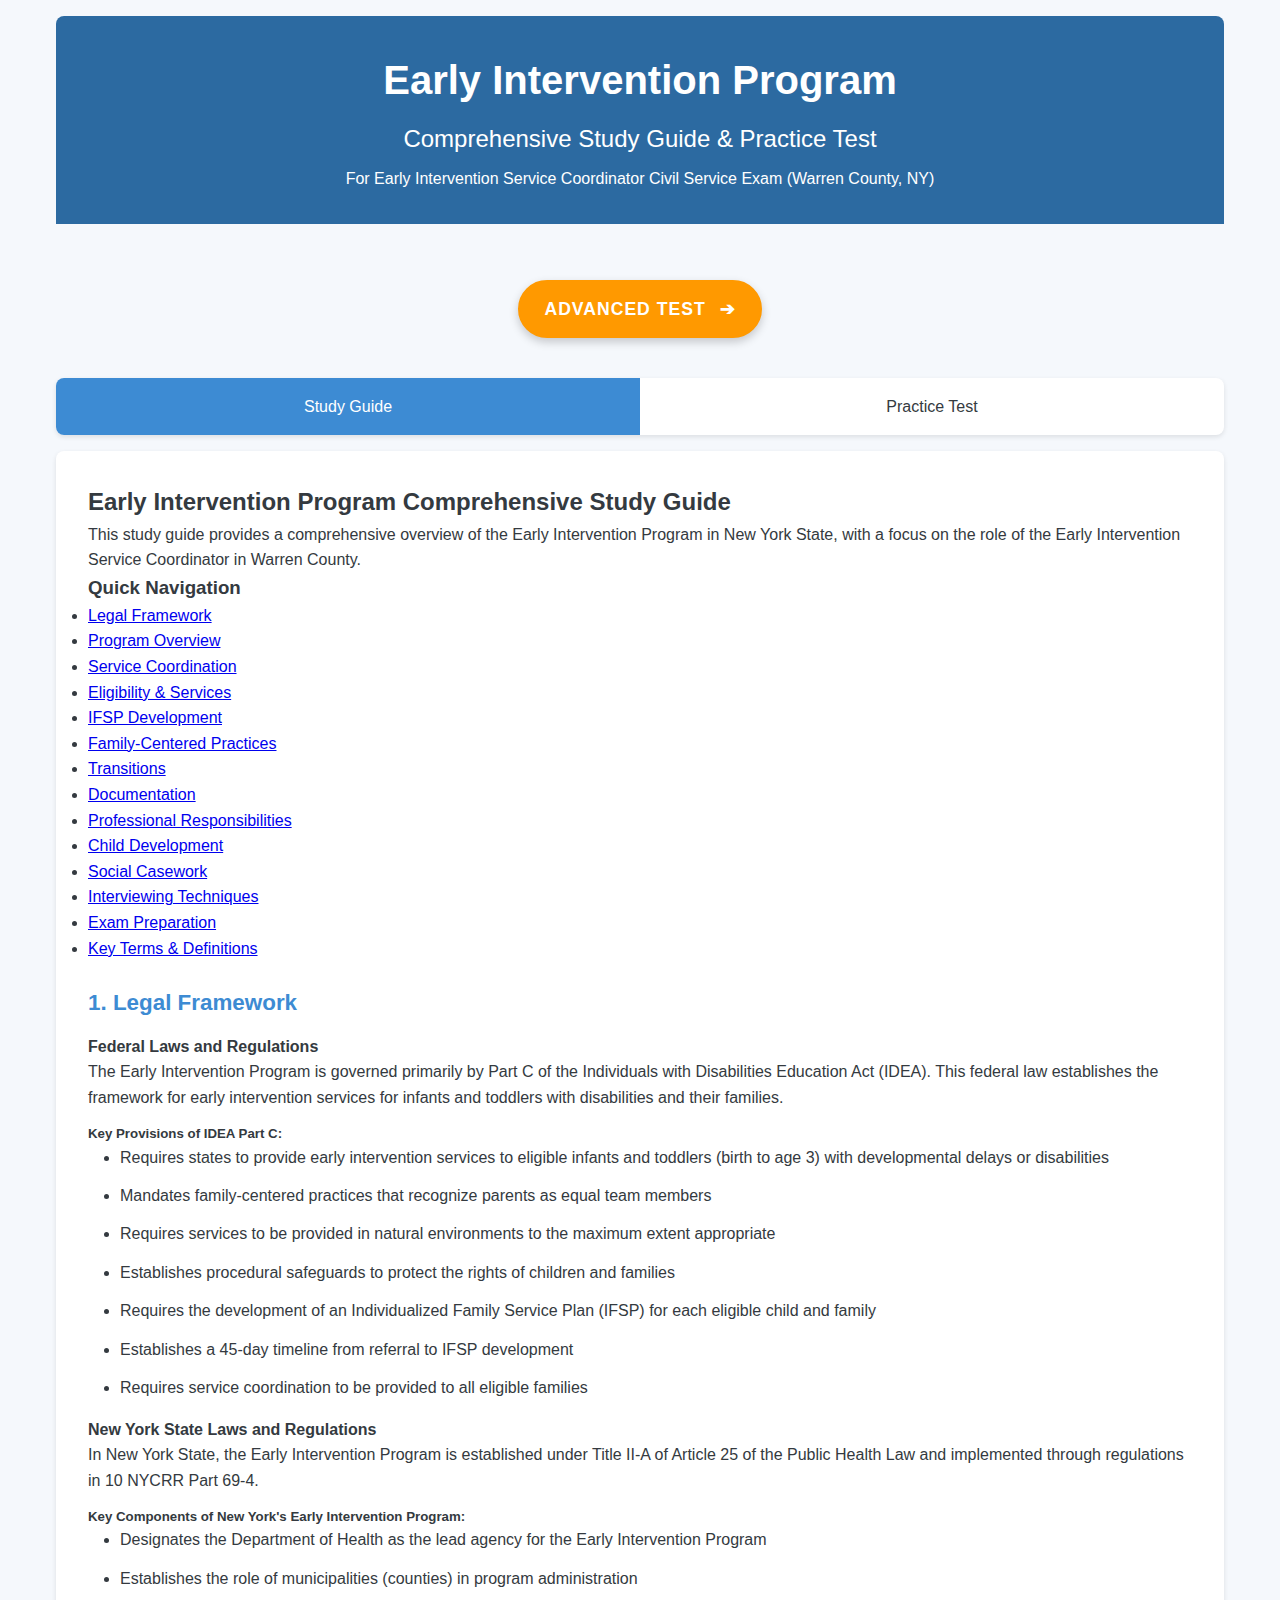
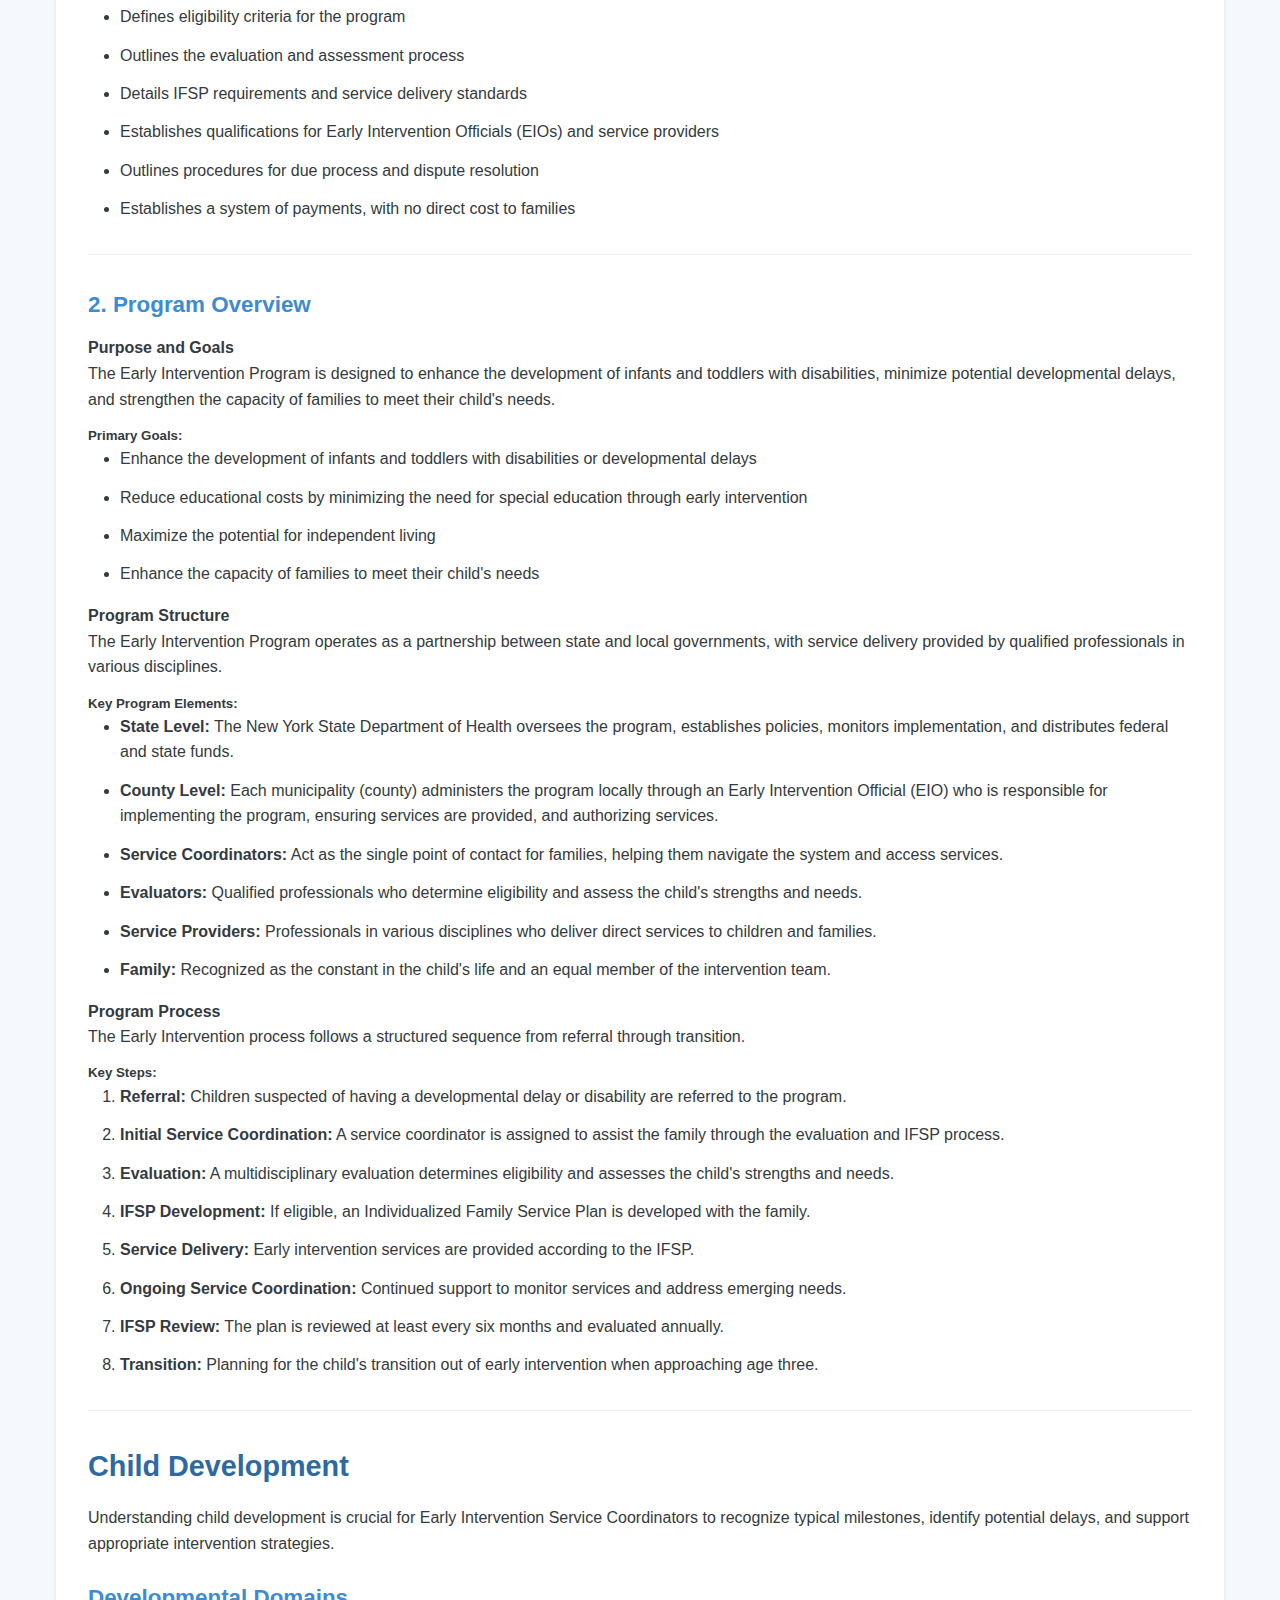
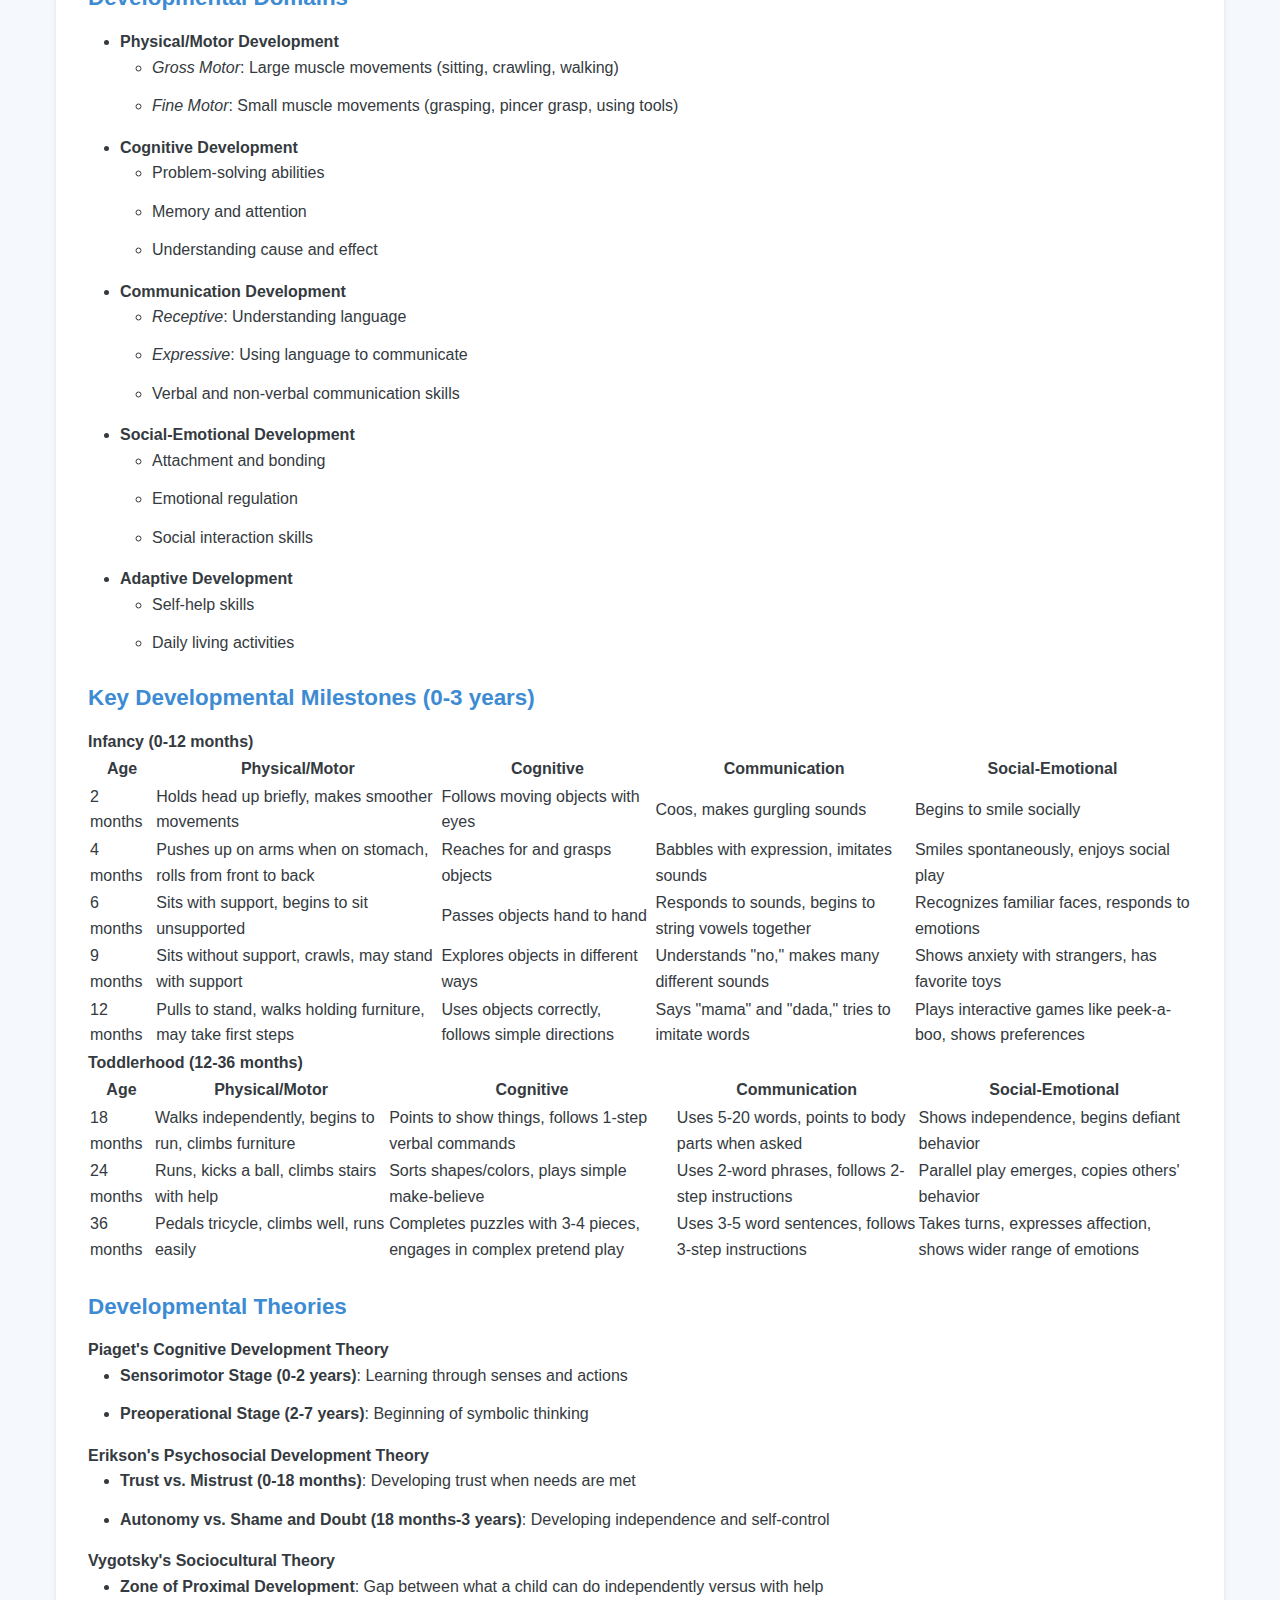
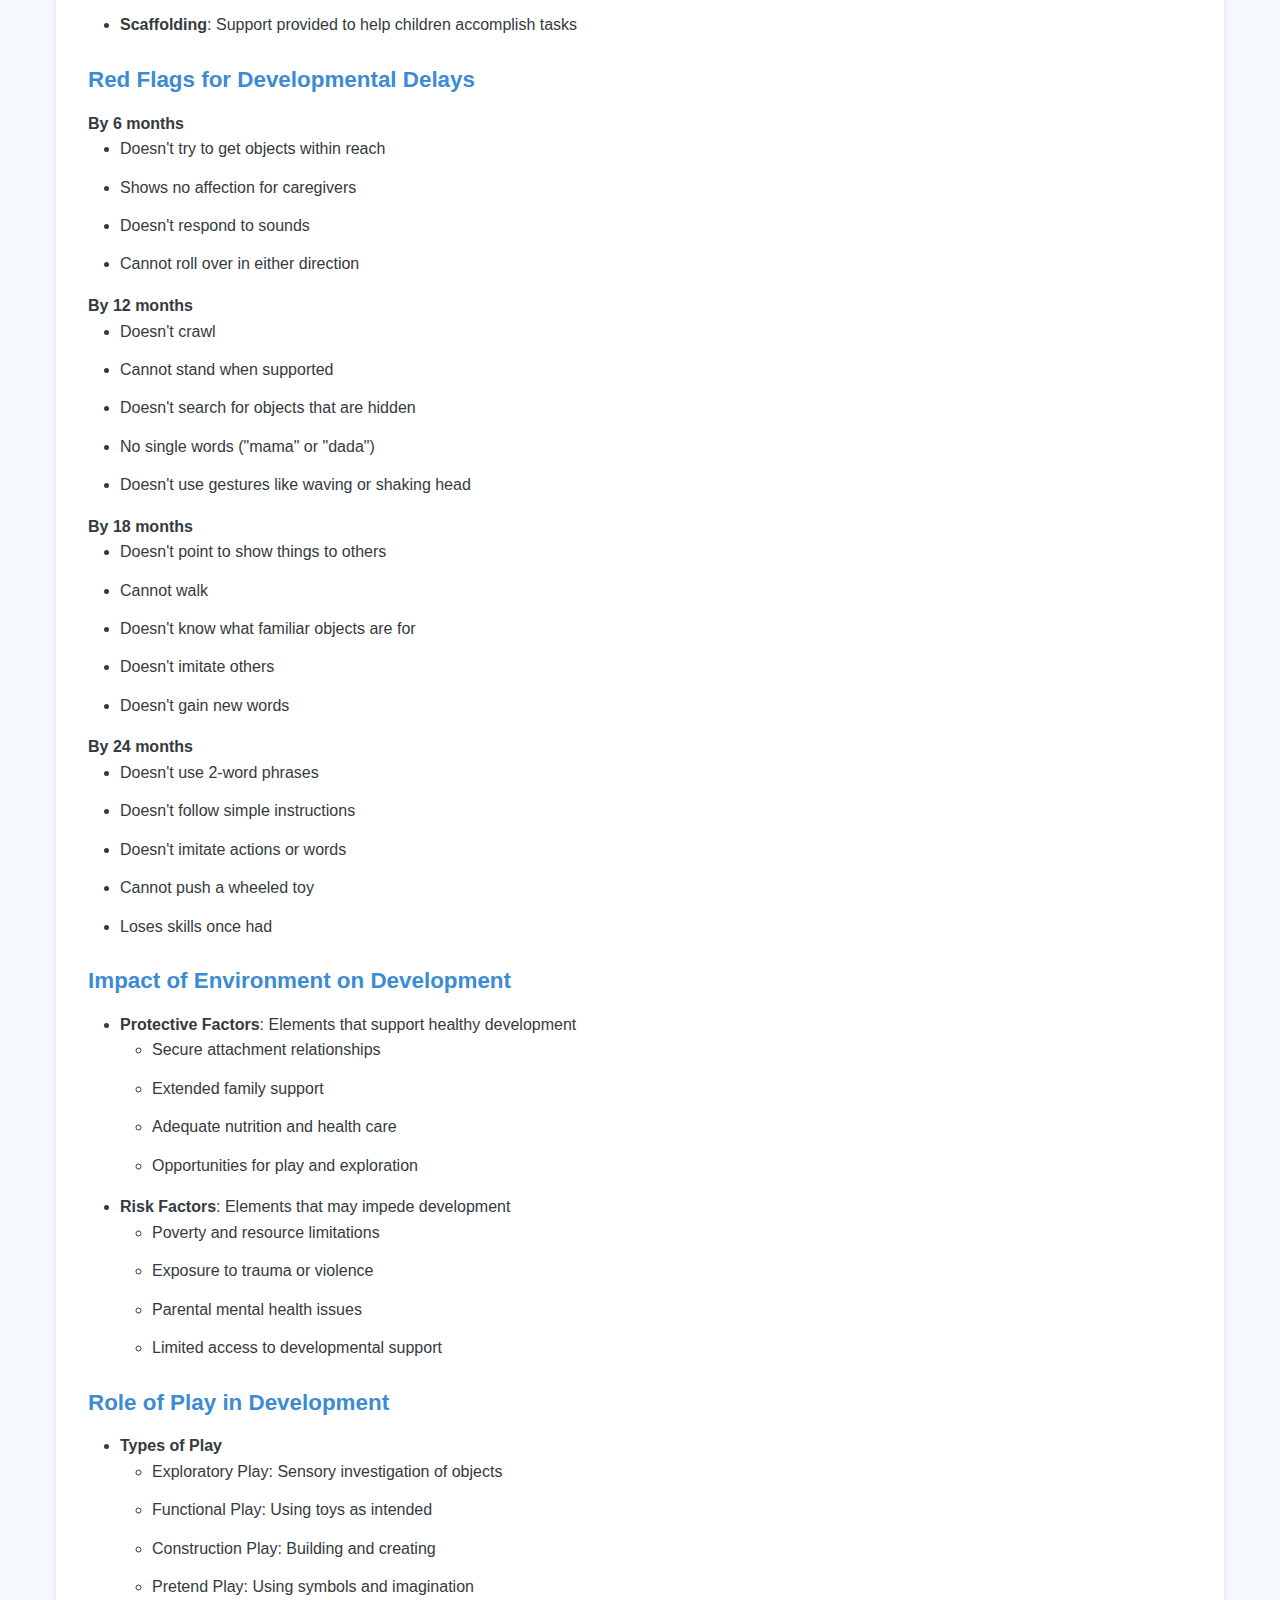
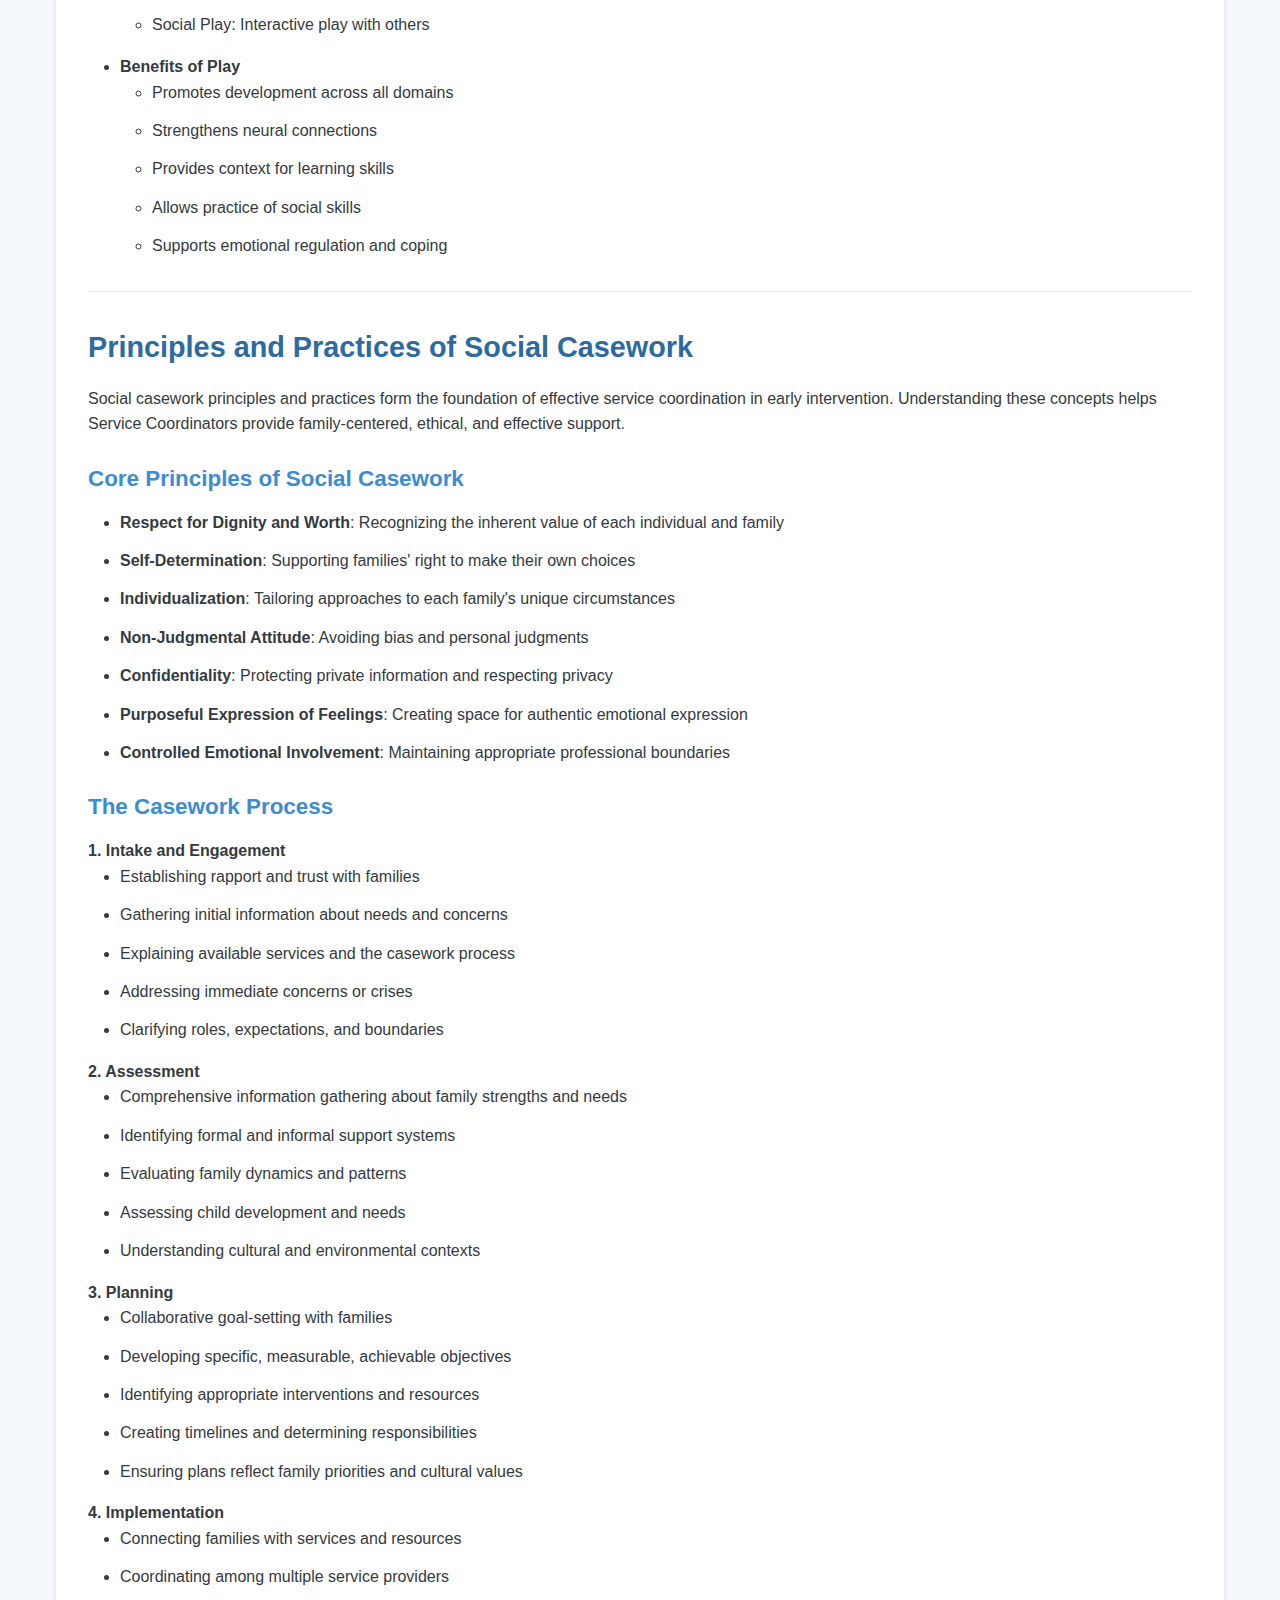
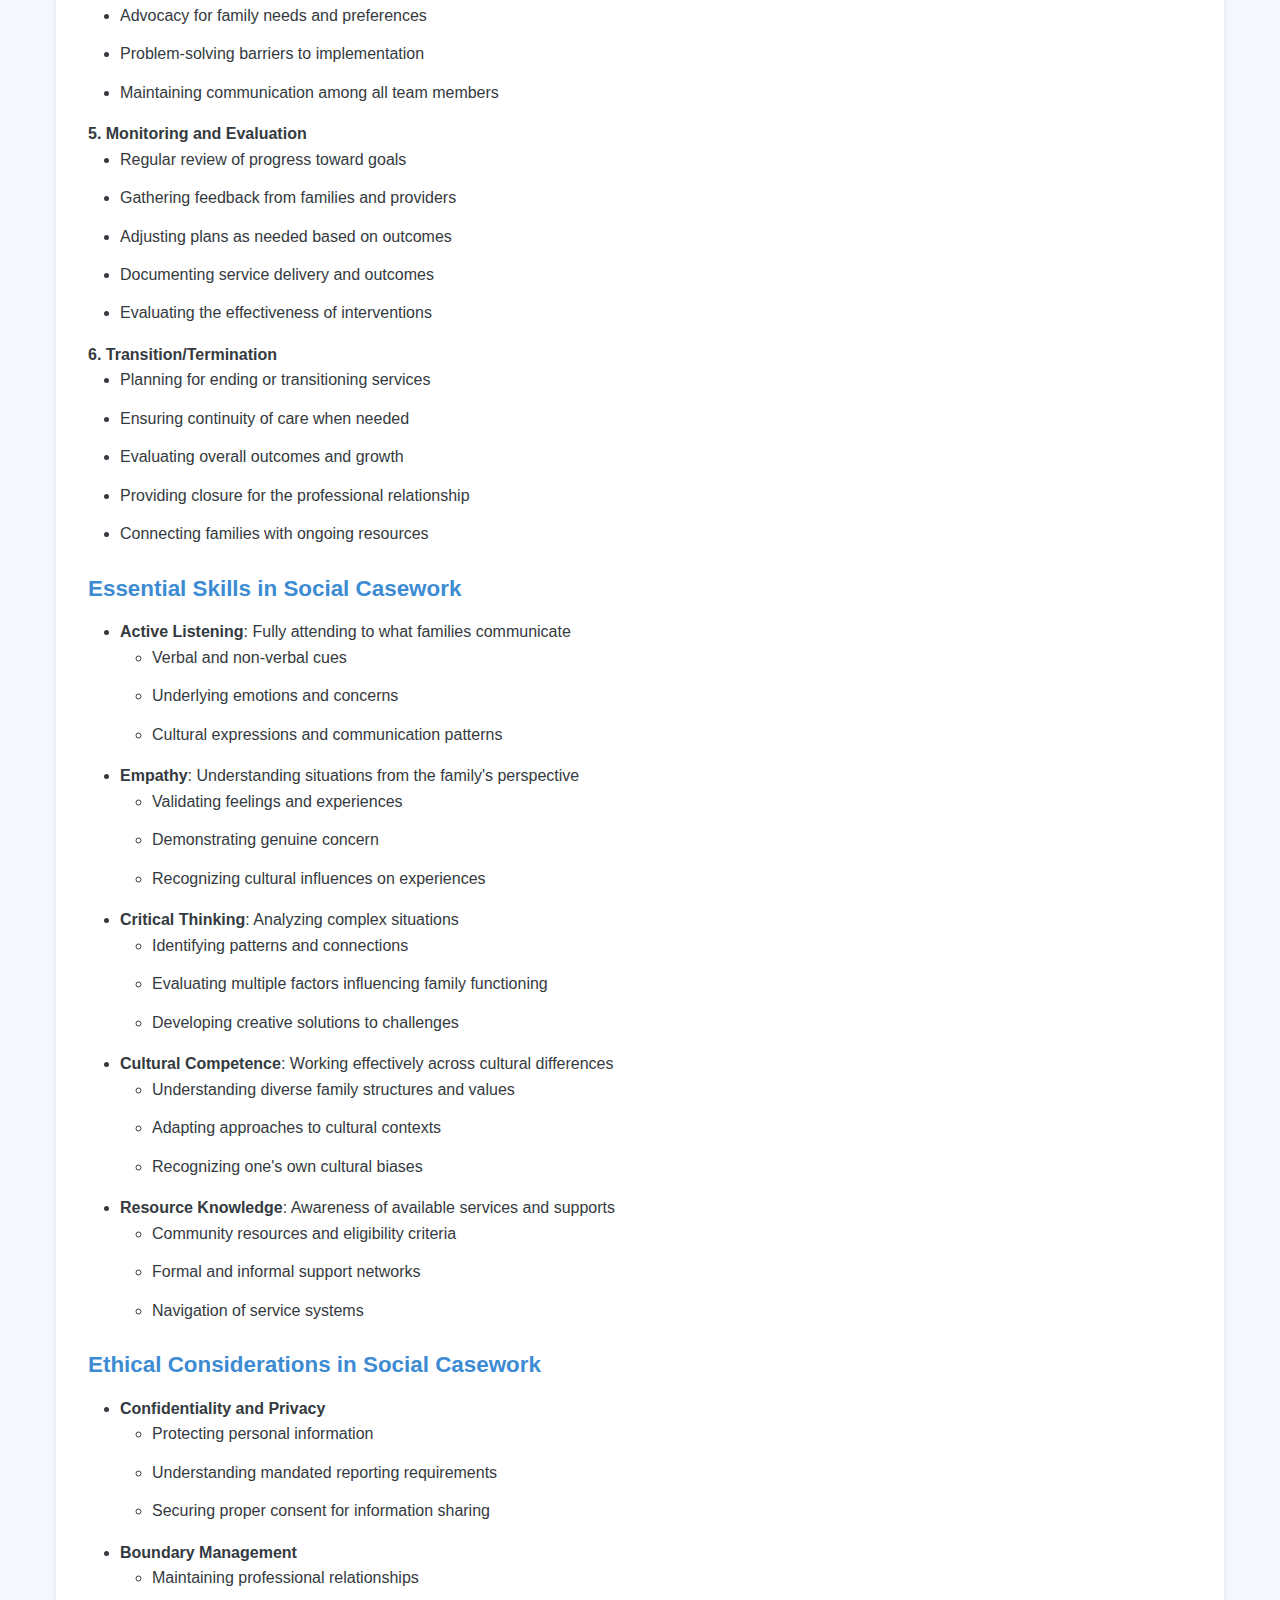
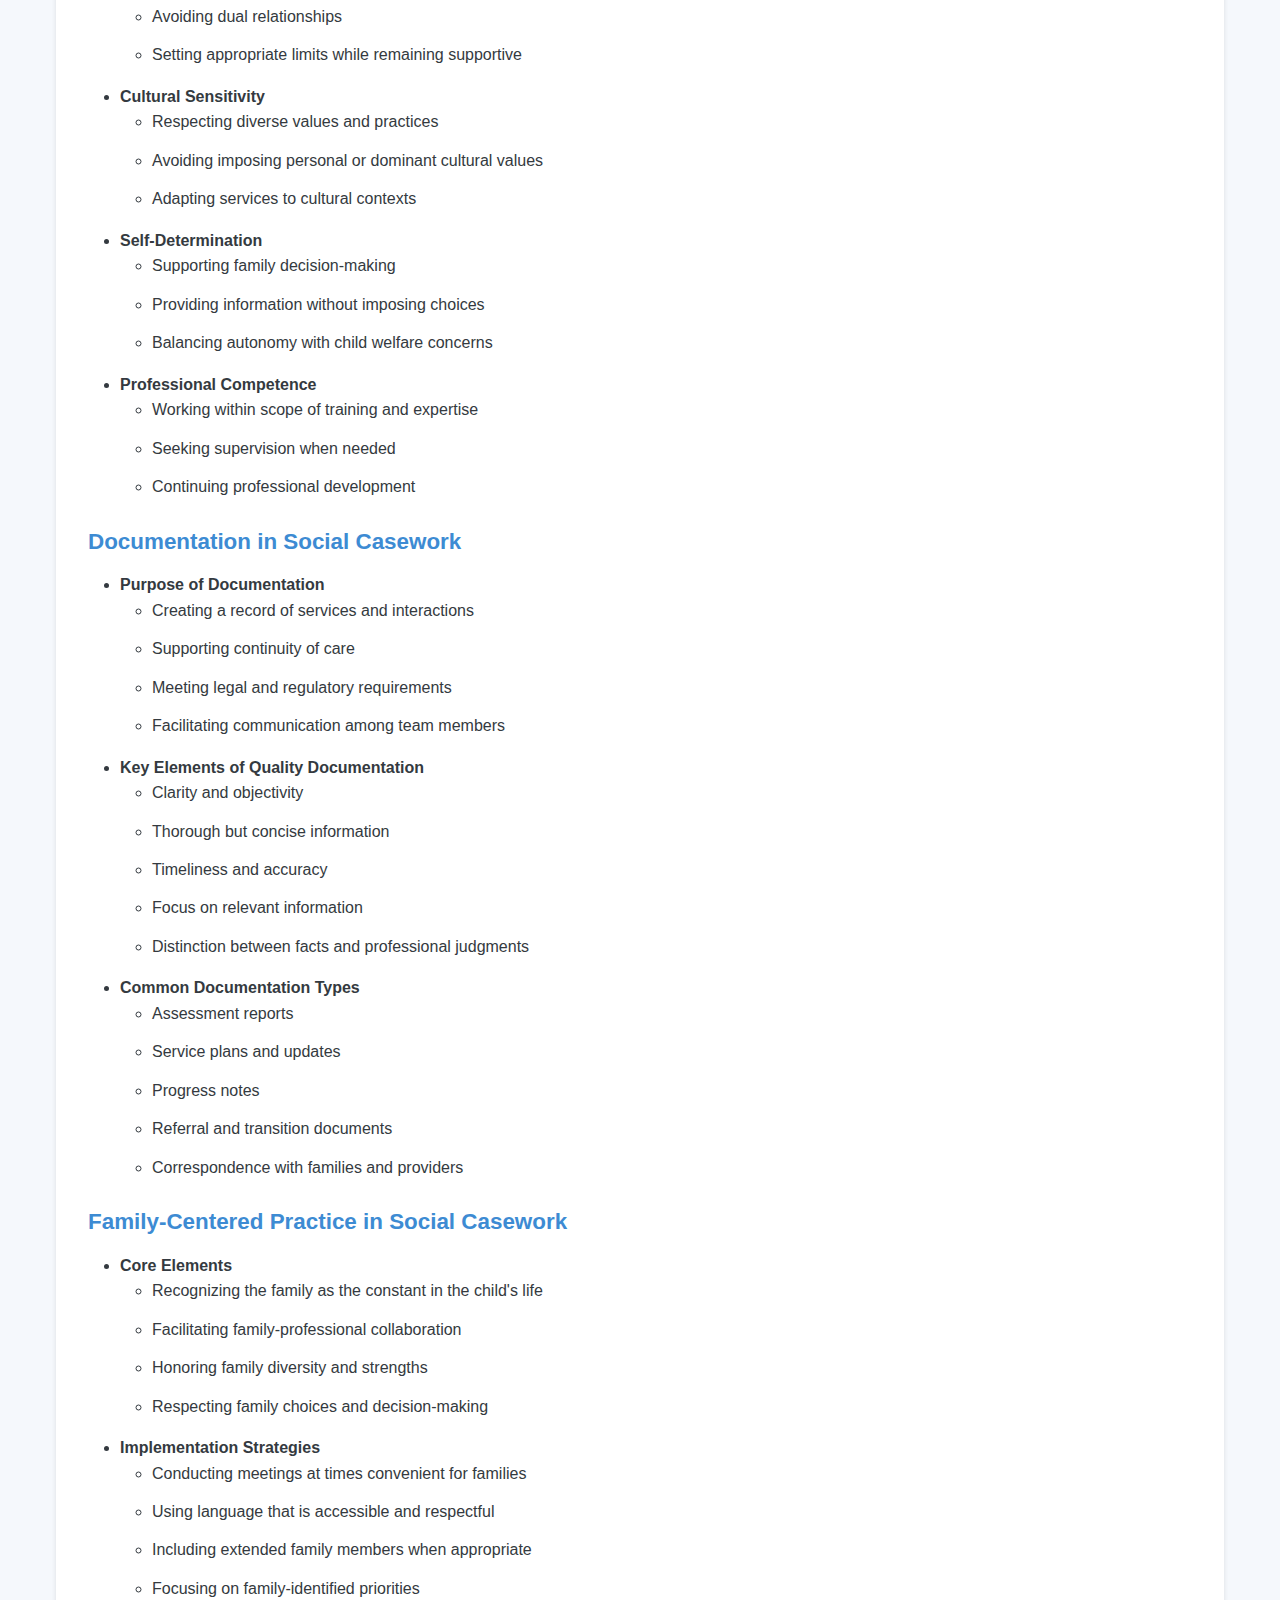
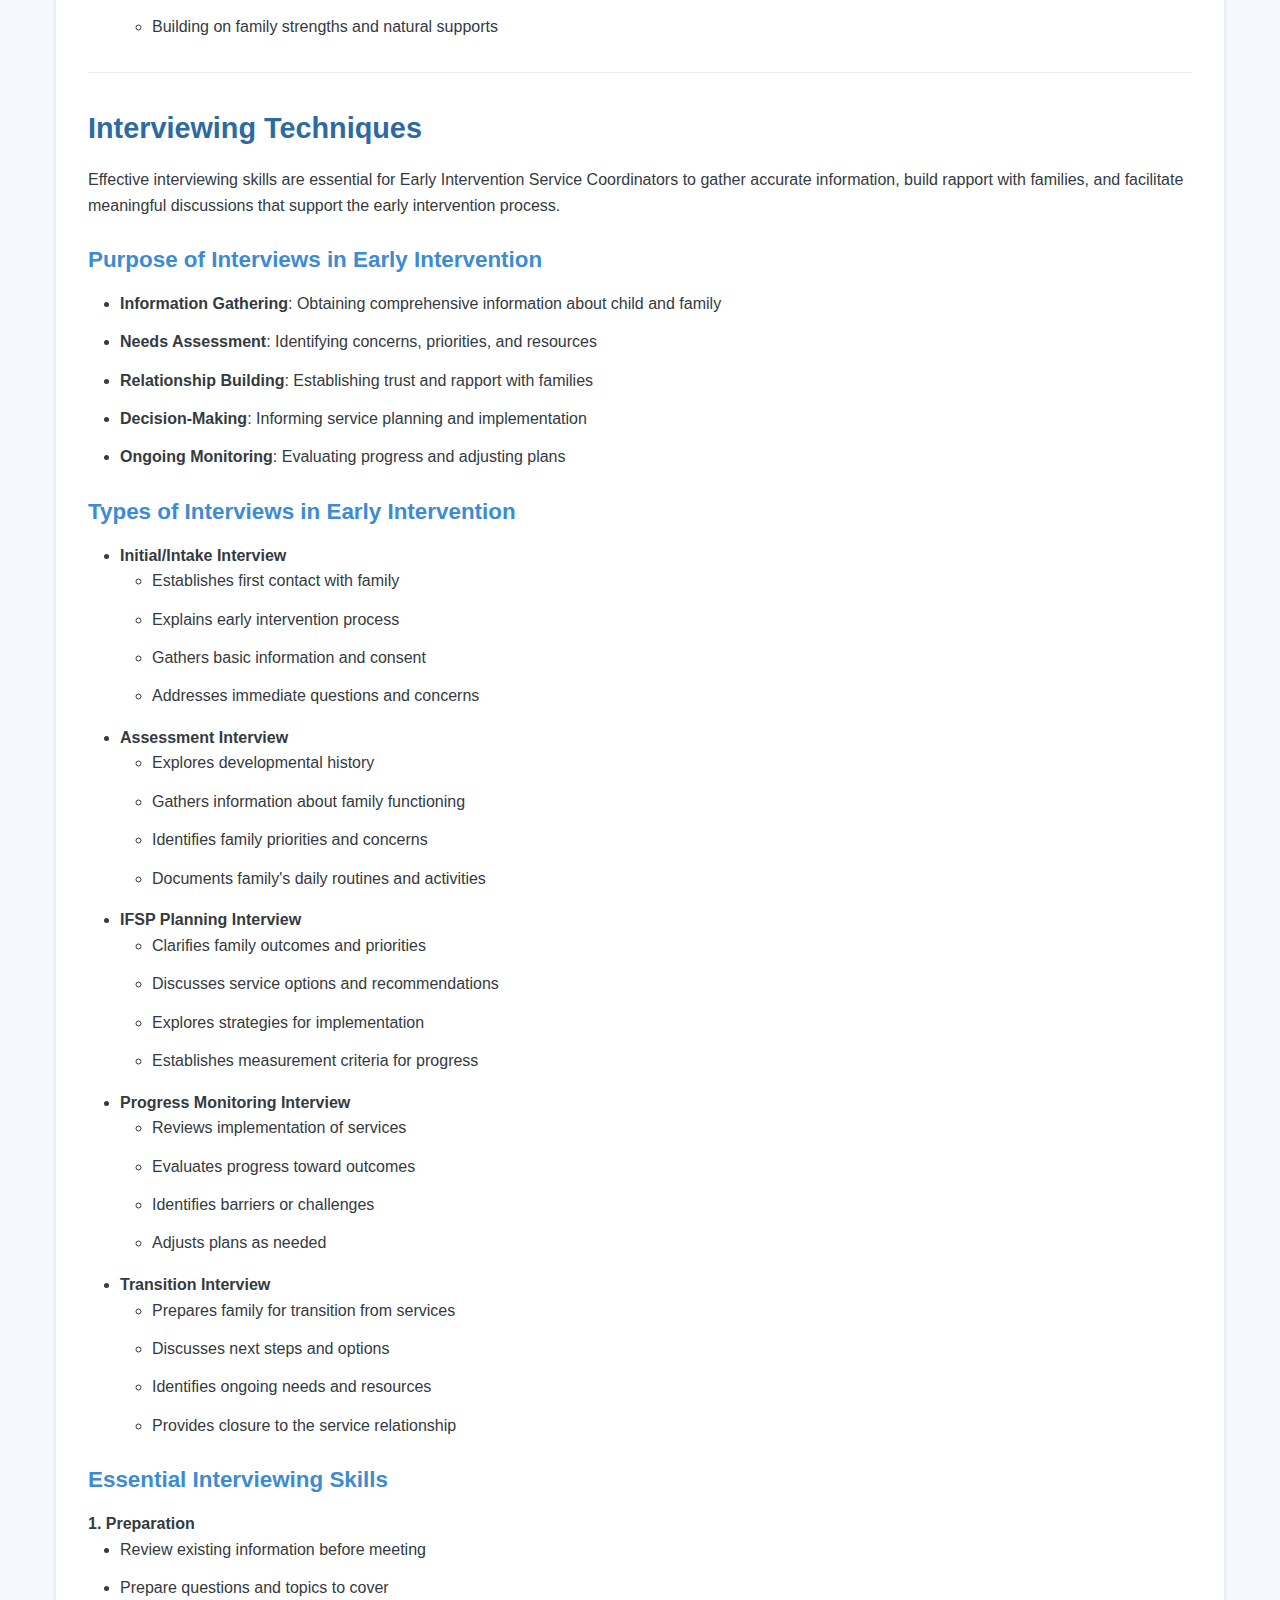
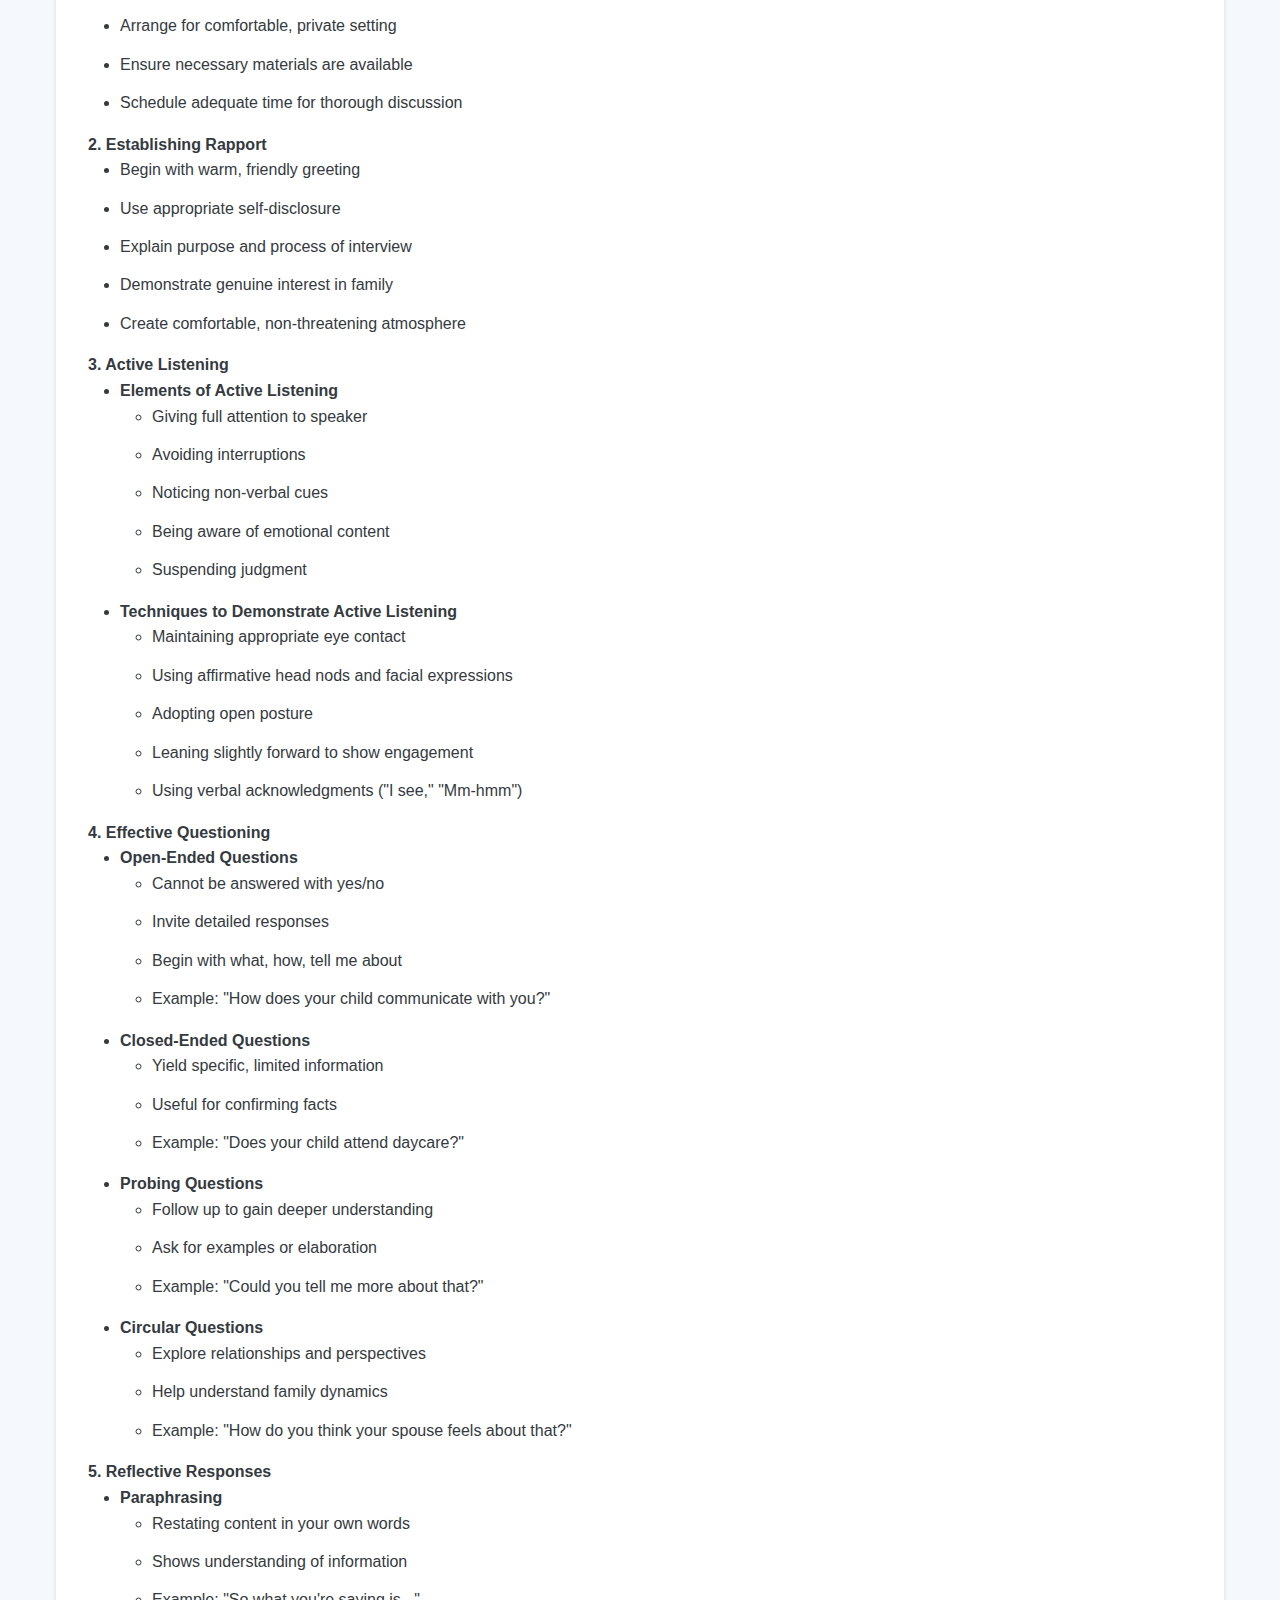
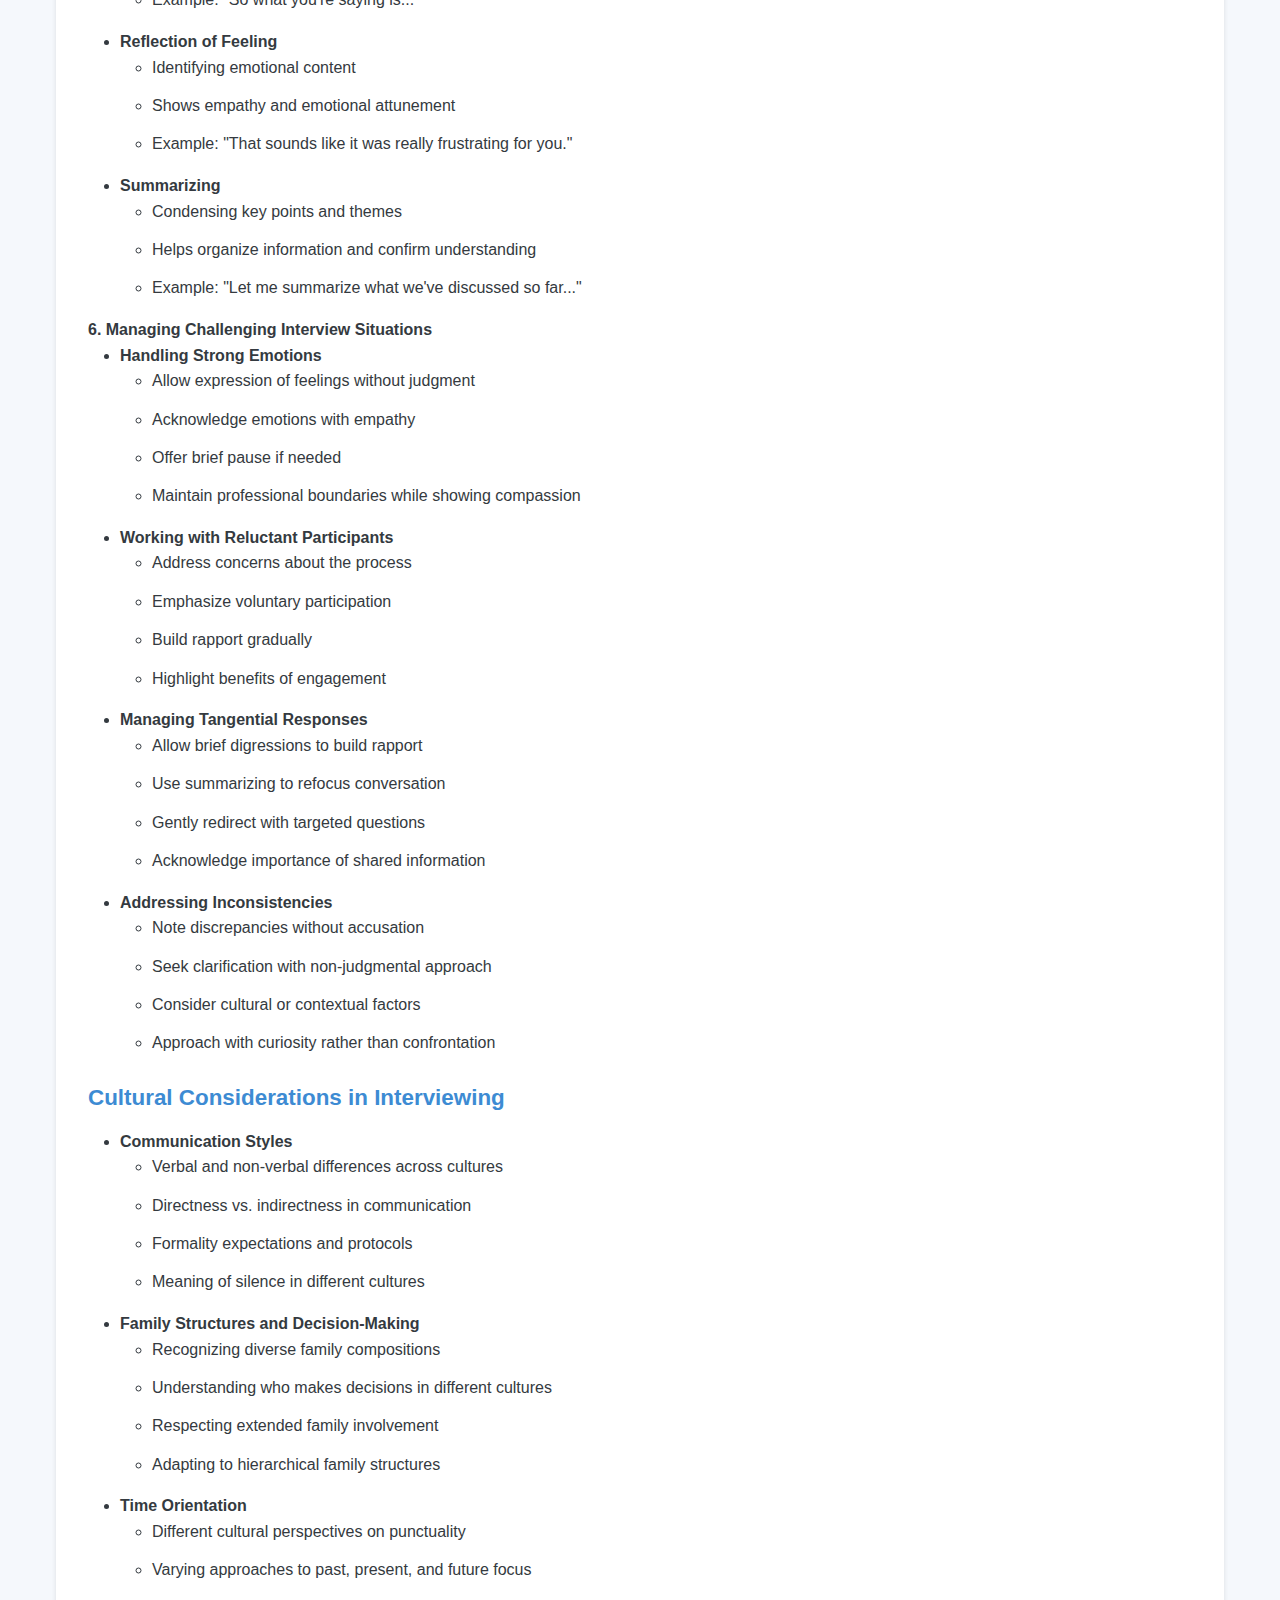
<file: index.html>
<!DOCTYPE html>
<html lang="en">
<head>
    <meta charset="UTF-8">
    <meta name="viewport" content="width=device-width, initial-scale=1.0">
    <title>Early Intervention Program - Study Guide & Practice Test</title>
    <link rel="stylesheet" href="styles.css">
</head>
<body>
    <div class="container">
        <header>
            <h1>Early Intervention Program</h1>
            <h2>Comprehensive Study Guide & Practice Test</h2>
            <p>For Early Intervention Service Coordinator Civil Service Exam (Warren County, NY)</p>
        </header>

        <!-- Additional Test Links -->
        <div class="additional-tests">
            <p><a href="GPTpractice.html" target="_blank">Advanced Test <span class="button-icon">➔</span></a></p>
        </div>

        <nav id="main-nav">
            <ul>
                <li><a href="#study-guide" class="active">Study Guide</a></li>
                <li><a href="#practice-test">Practice Test</a></li>
            </ul>
        </nav>

        <main id="content">
            <!-- Study Guide and Test content will be loaded here -->
            <div id="study-guide" class="section active">
                <div id="study-guide-container"></div>
            </div>
            <div id="practice-test" class="section">
                <div id="practice-test-container"></div>
            </div>
        </main>

        <footer>
            <p>&copy; 2025 Early Intervention Program Study Materials</p>
        </footer>
    </div>

    <!-- Main Scripts -->
    <script src="script.js"></script>
    
    <!-- Study Guide Scripts -->
    <script src="study-guide-loader.js"></script>
    <script src="study-guide-service-coordination.js"></script>
    <script src="study-guide-eligibility.js"></script>
    <script src="study-guide-ifsp.js"></script>
    <script src="study-guide-family-centered.js"></script>
    <script src="study-guide-transitions.js"></script>
    <script src="study-guide-documentation.js"></script>
    <script src="study-guide-professional.js"></script>
    <script src="study-guide-child-development.js"></script>
    <script src="study-guide-social-casework.js"></script>
    <script src="study-guide-interviewing.js"></script>
    <script src="study-guide-key-terms.js"></script>
    
    <!-- Practice Test Scripts -->
    <script src="test-loader.js"></script>
    <script src="test-section1.js"></script>
    <script src="test-section1-part2.js"></script>
    <script src="test-section1-part3.js"></script>
    <script src="test-section2.js"></script>
    <script src="test-section2-part2.js"></script>
    <script src="test-section2-part3.js"></script>
    <script src="test-section3.js"></script>
    <script src="test-section4.js"></script>
    <script src="test-section5.js"></script>
    <script src="test-section6.js"></script>
    <script src="test-section7.js"></script>
    <script src="test-section8.js"></script>
</body>
</html>
</file>
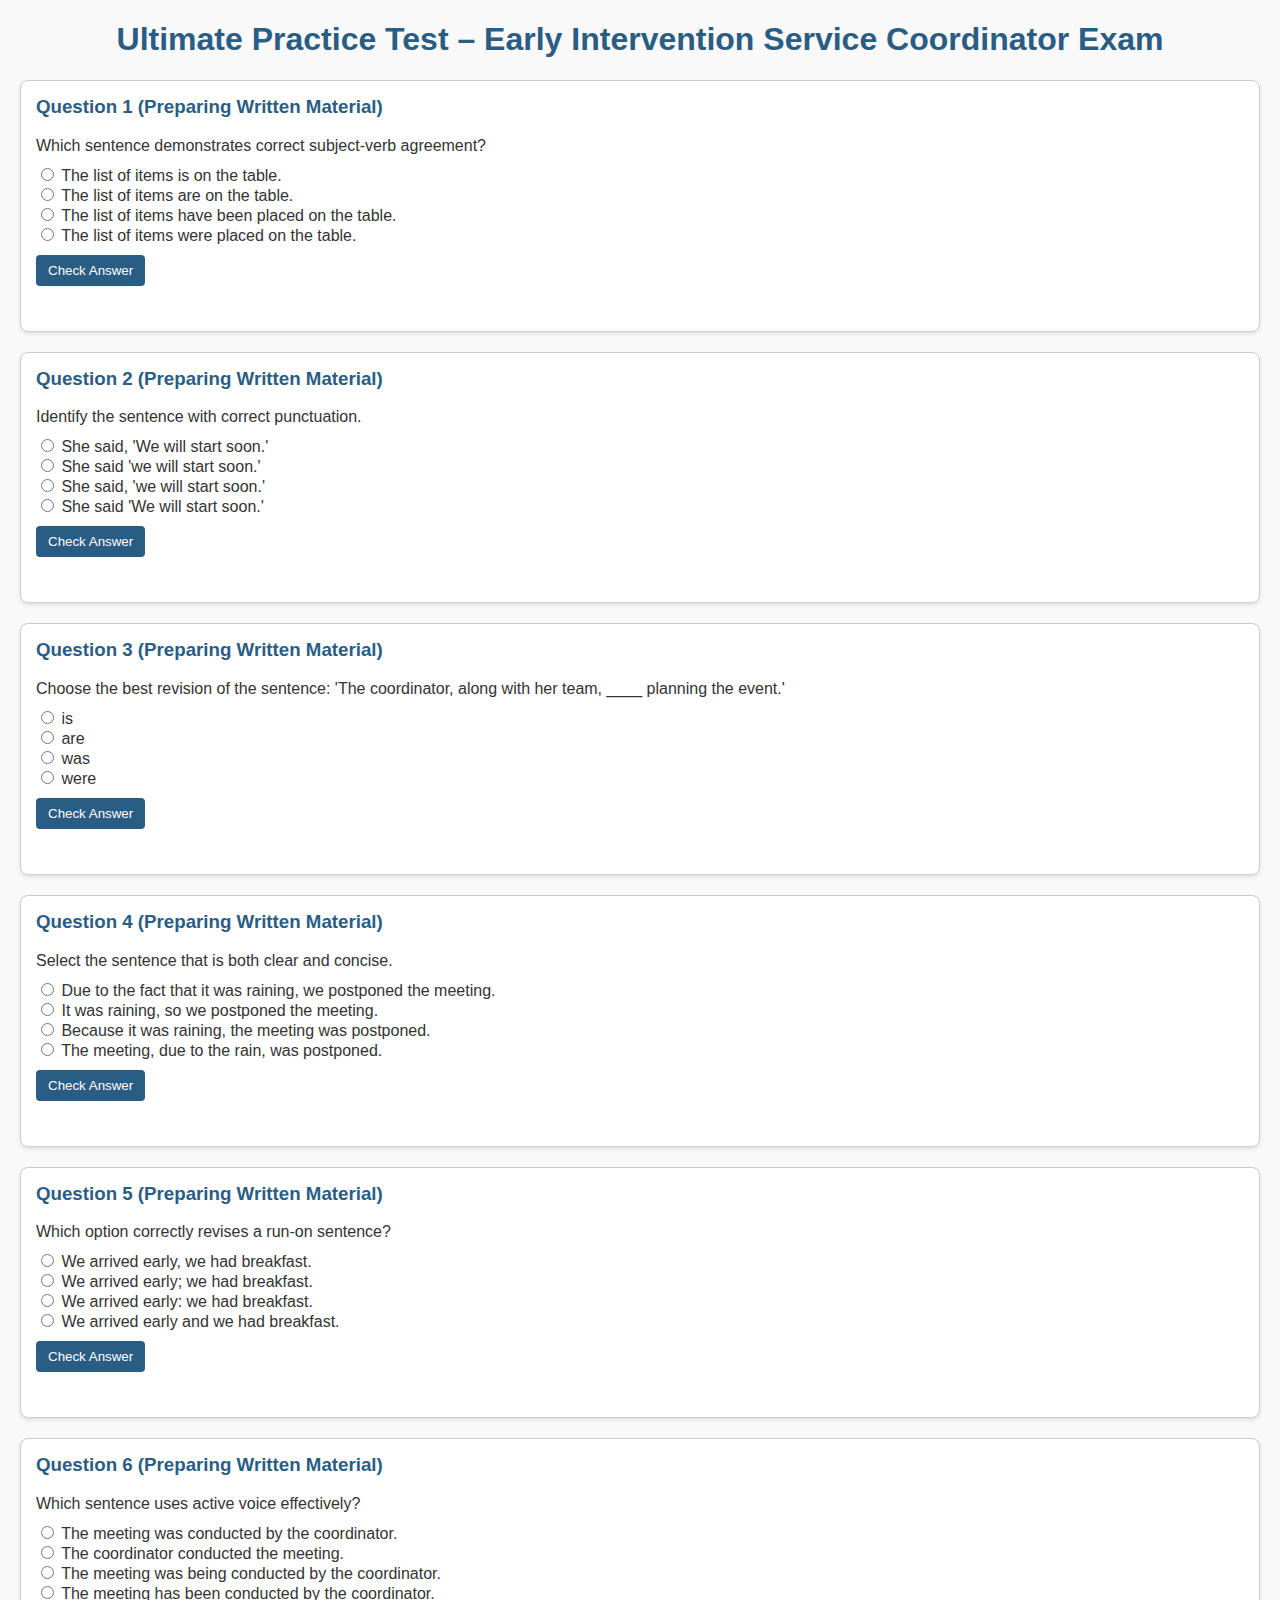
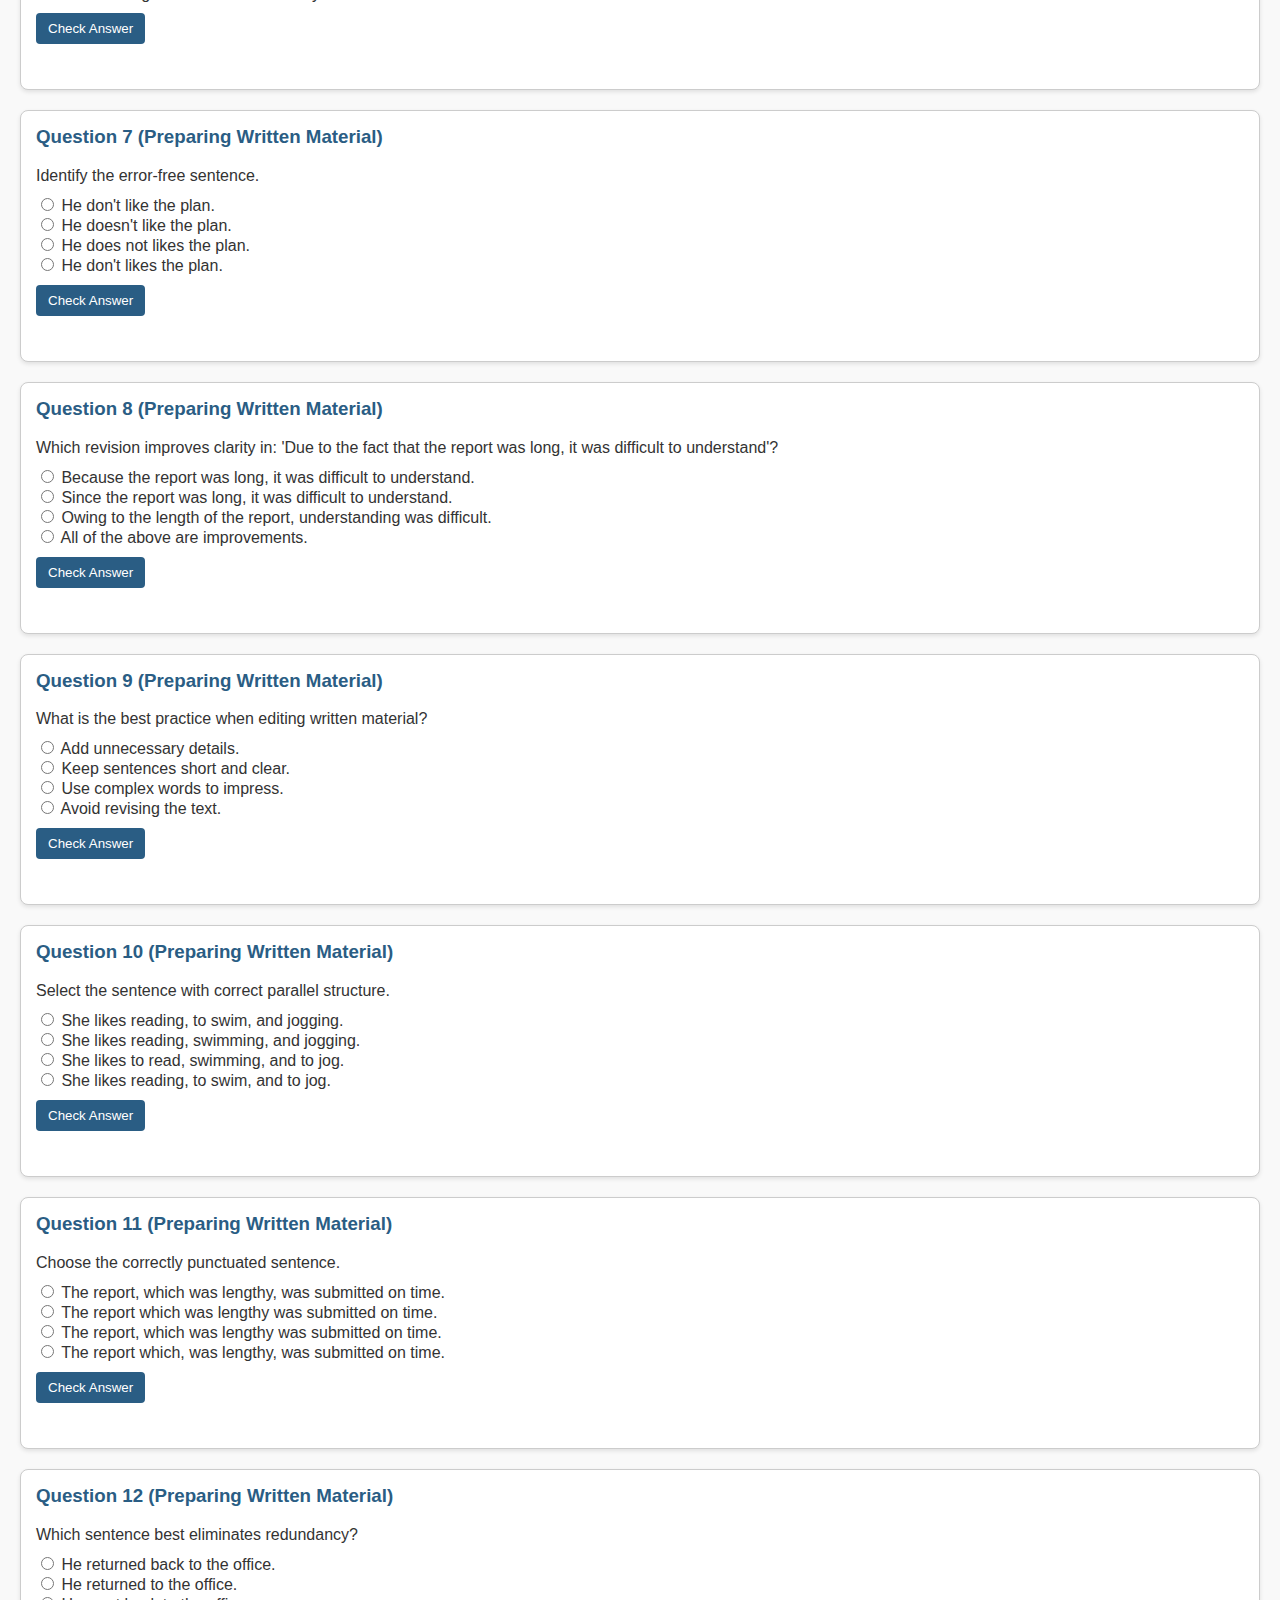
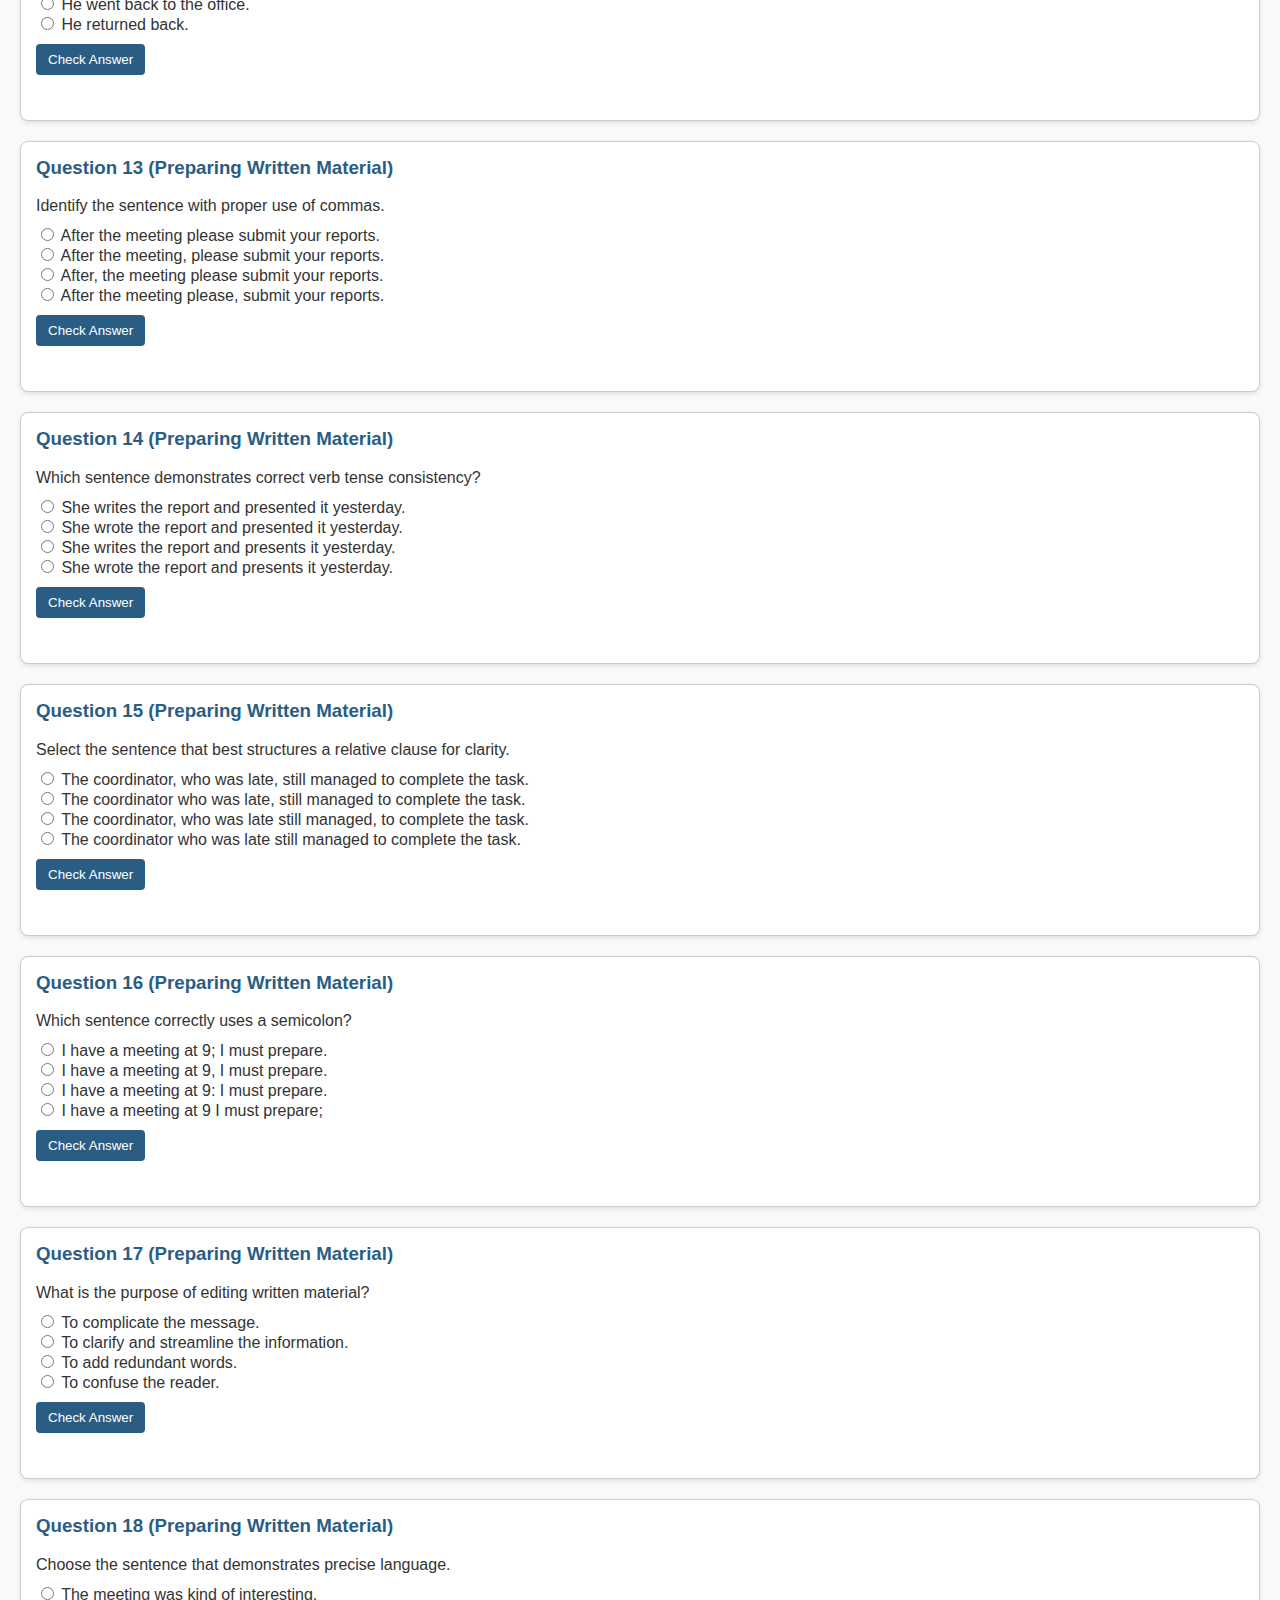
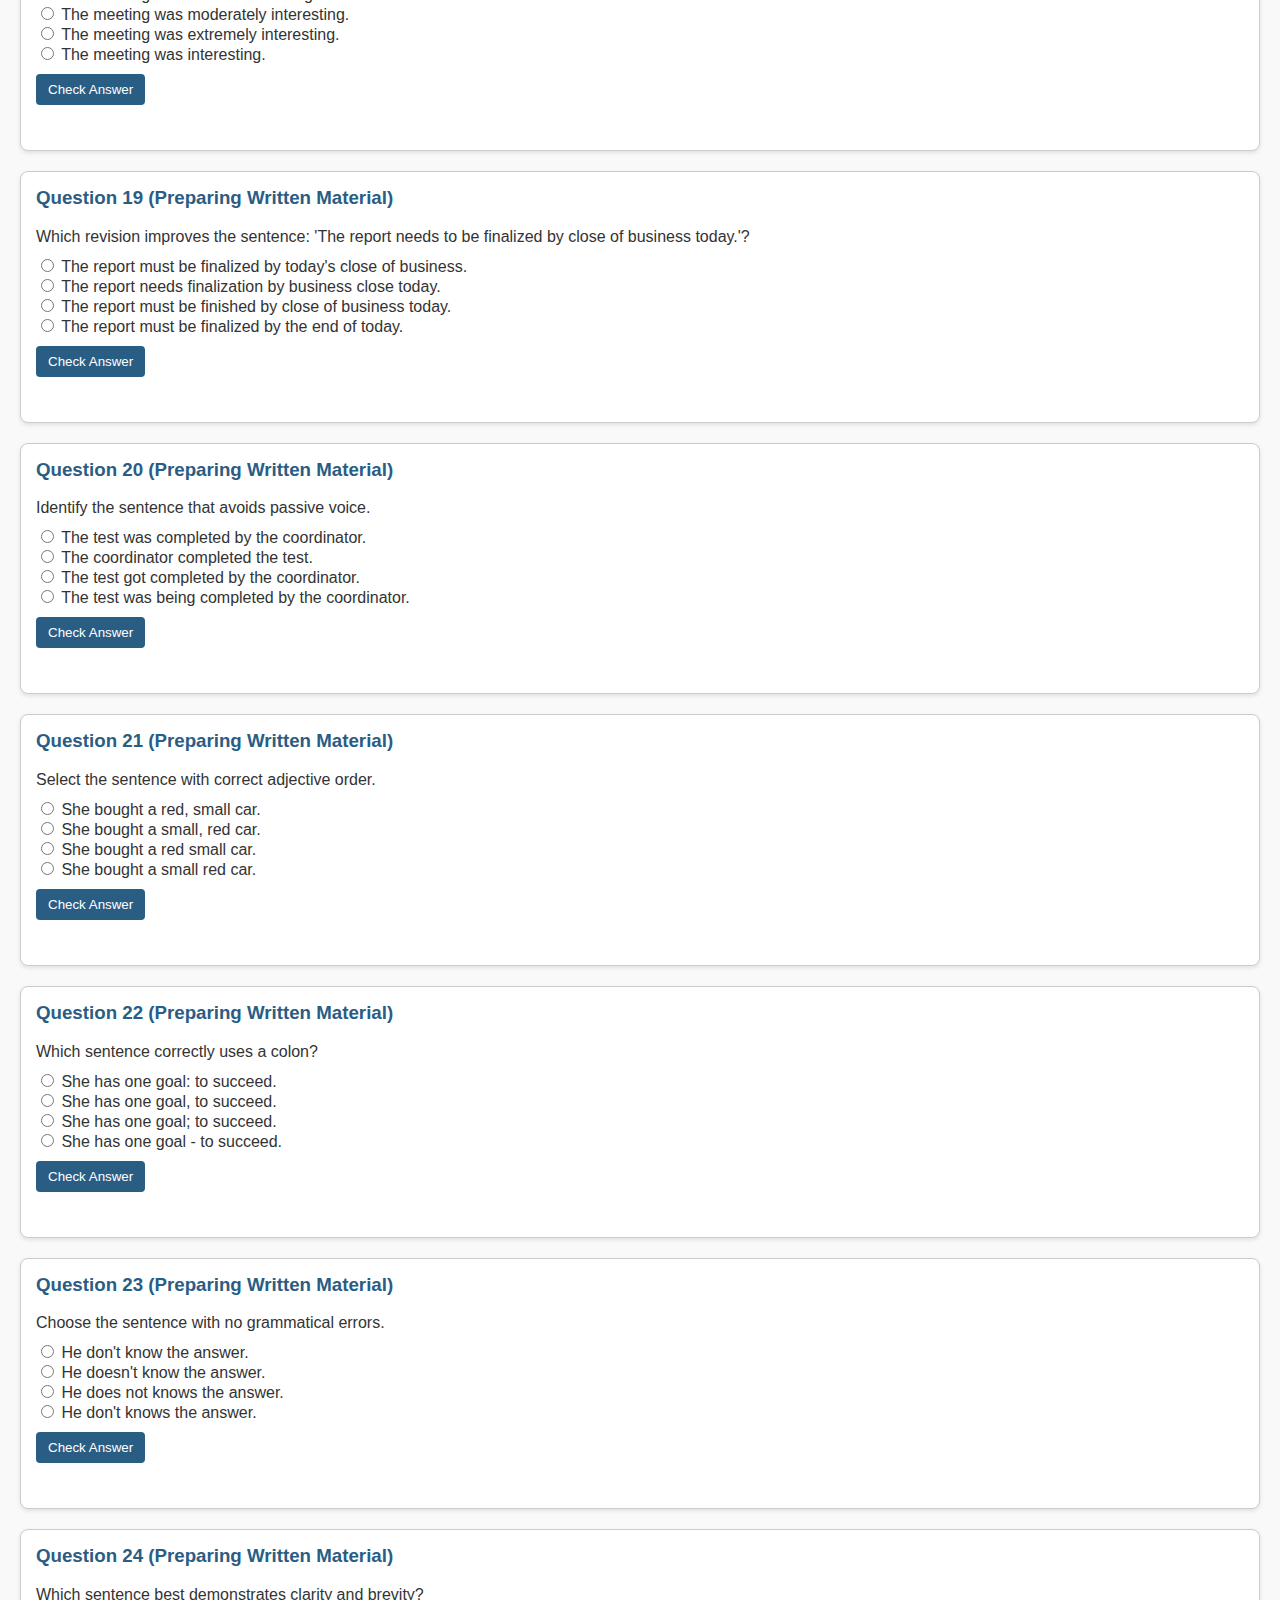
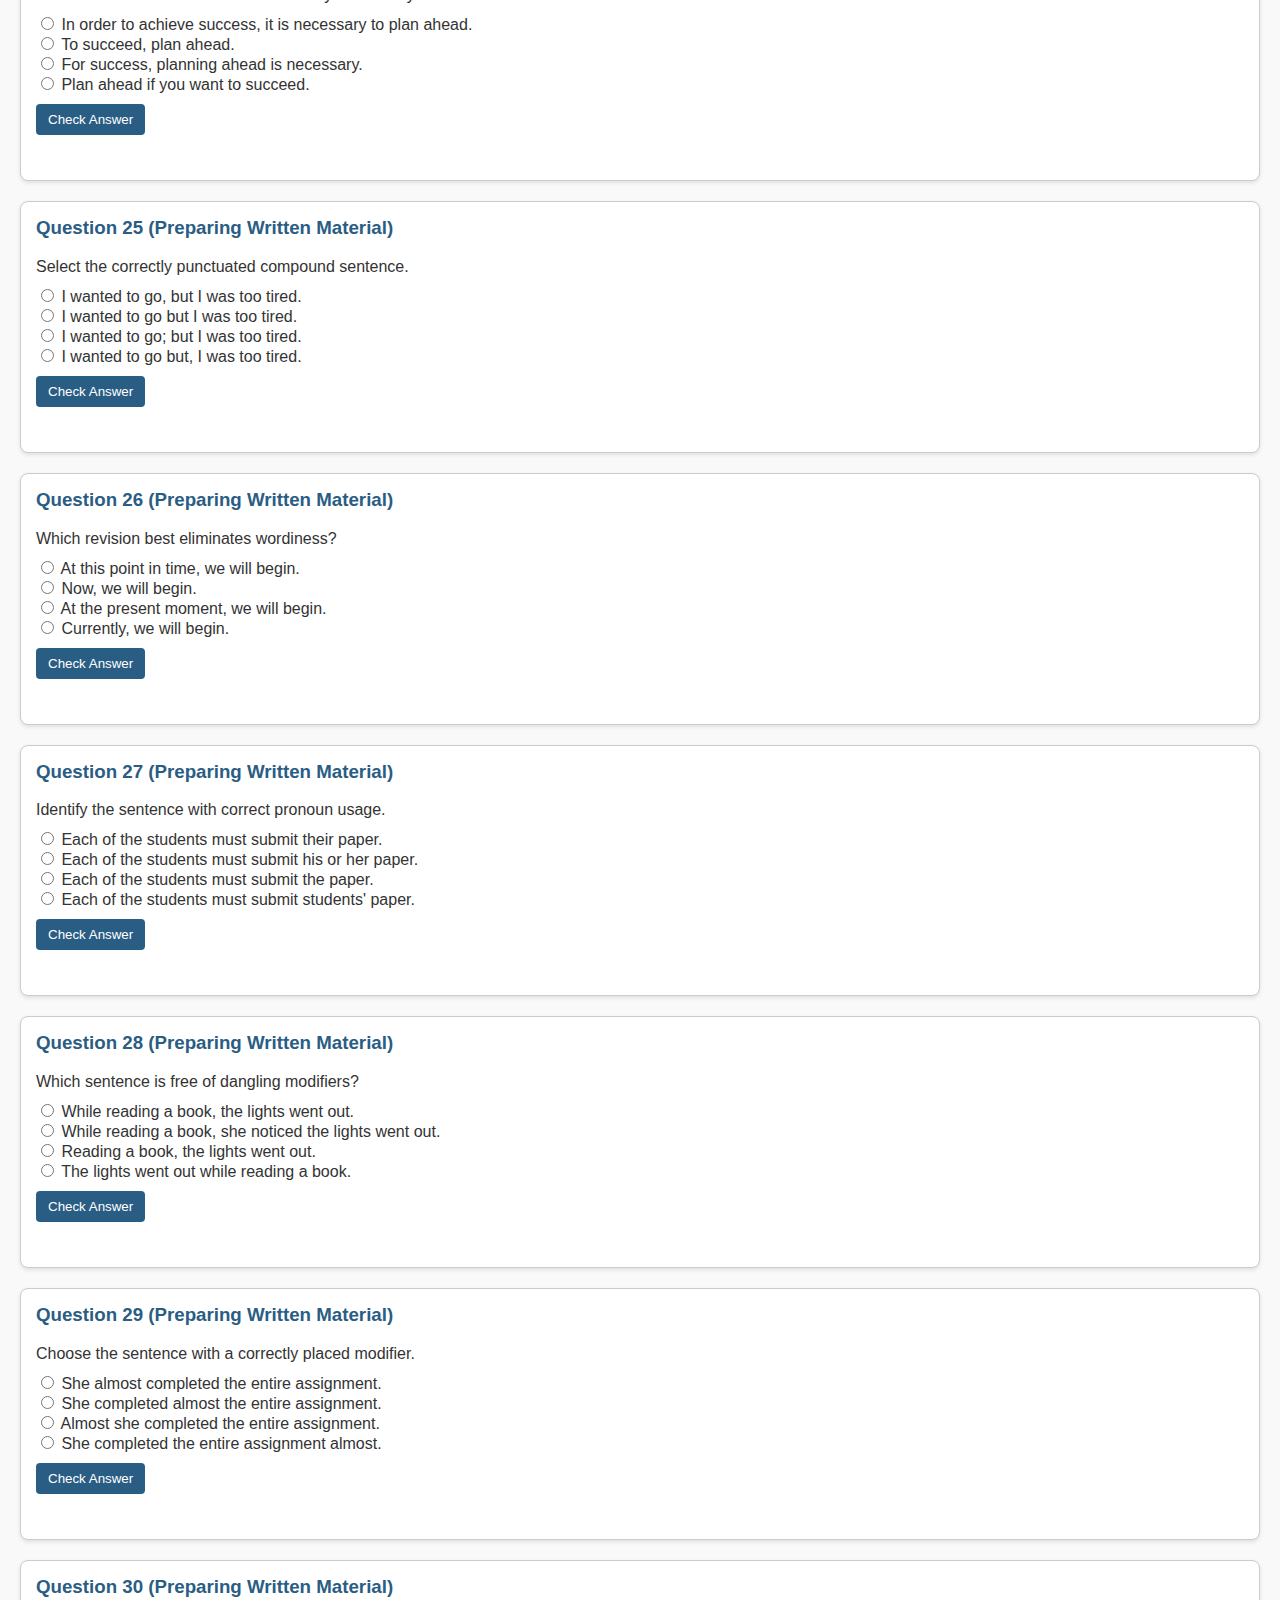
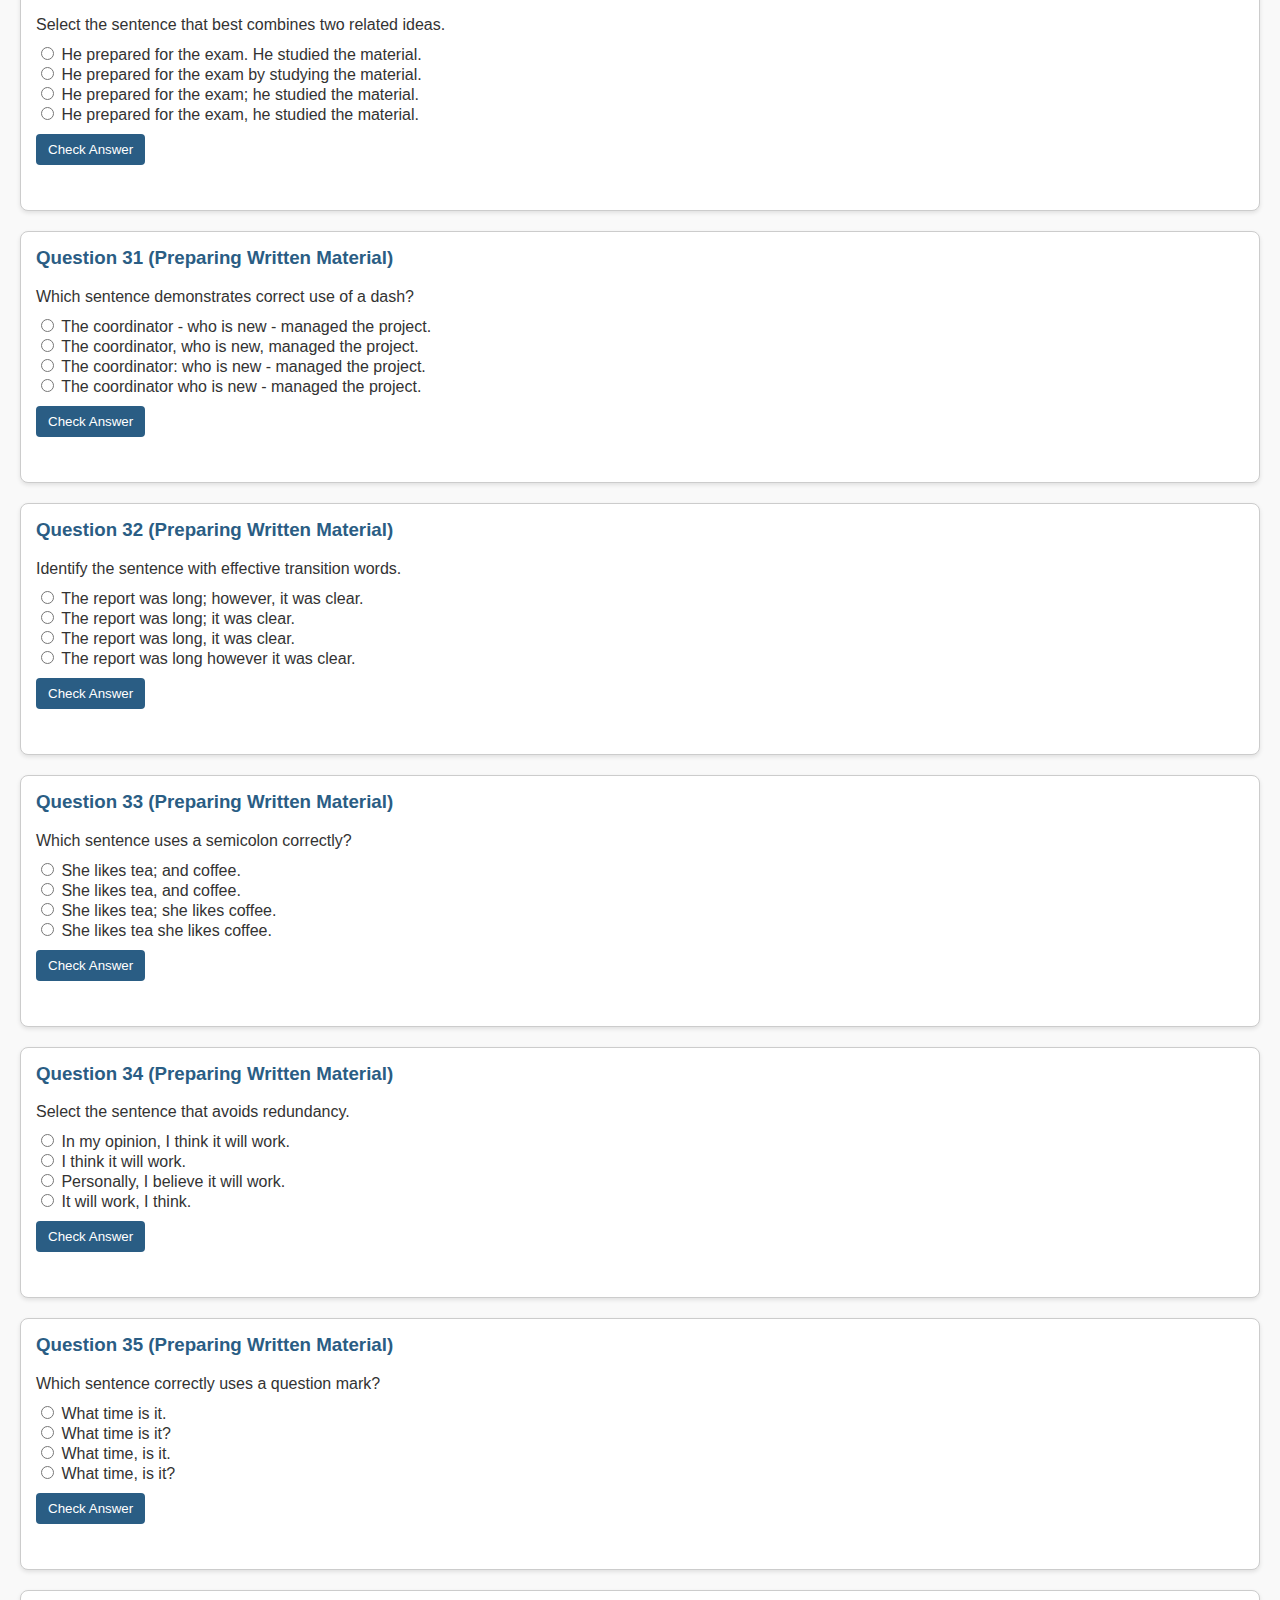
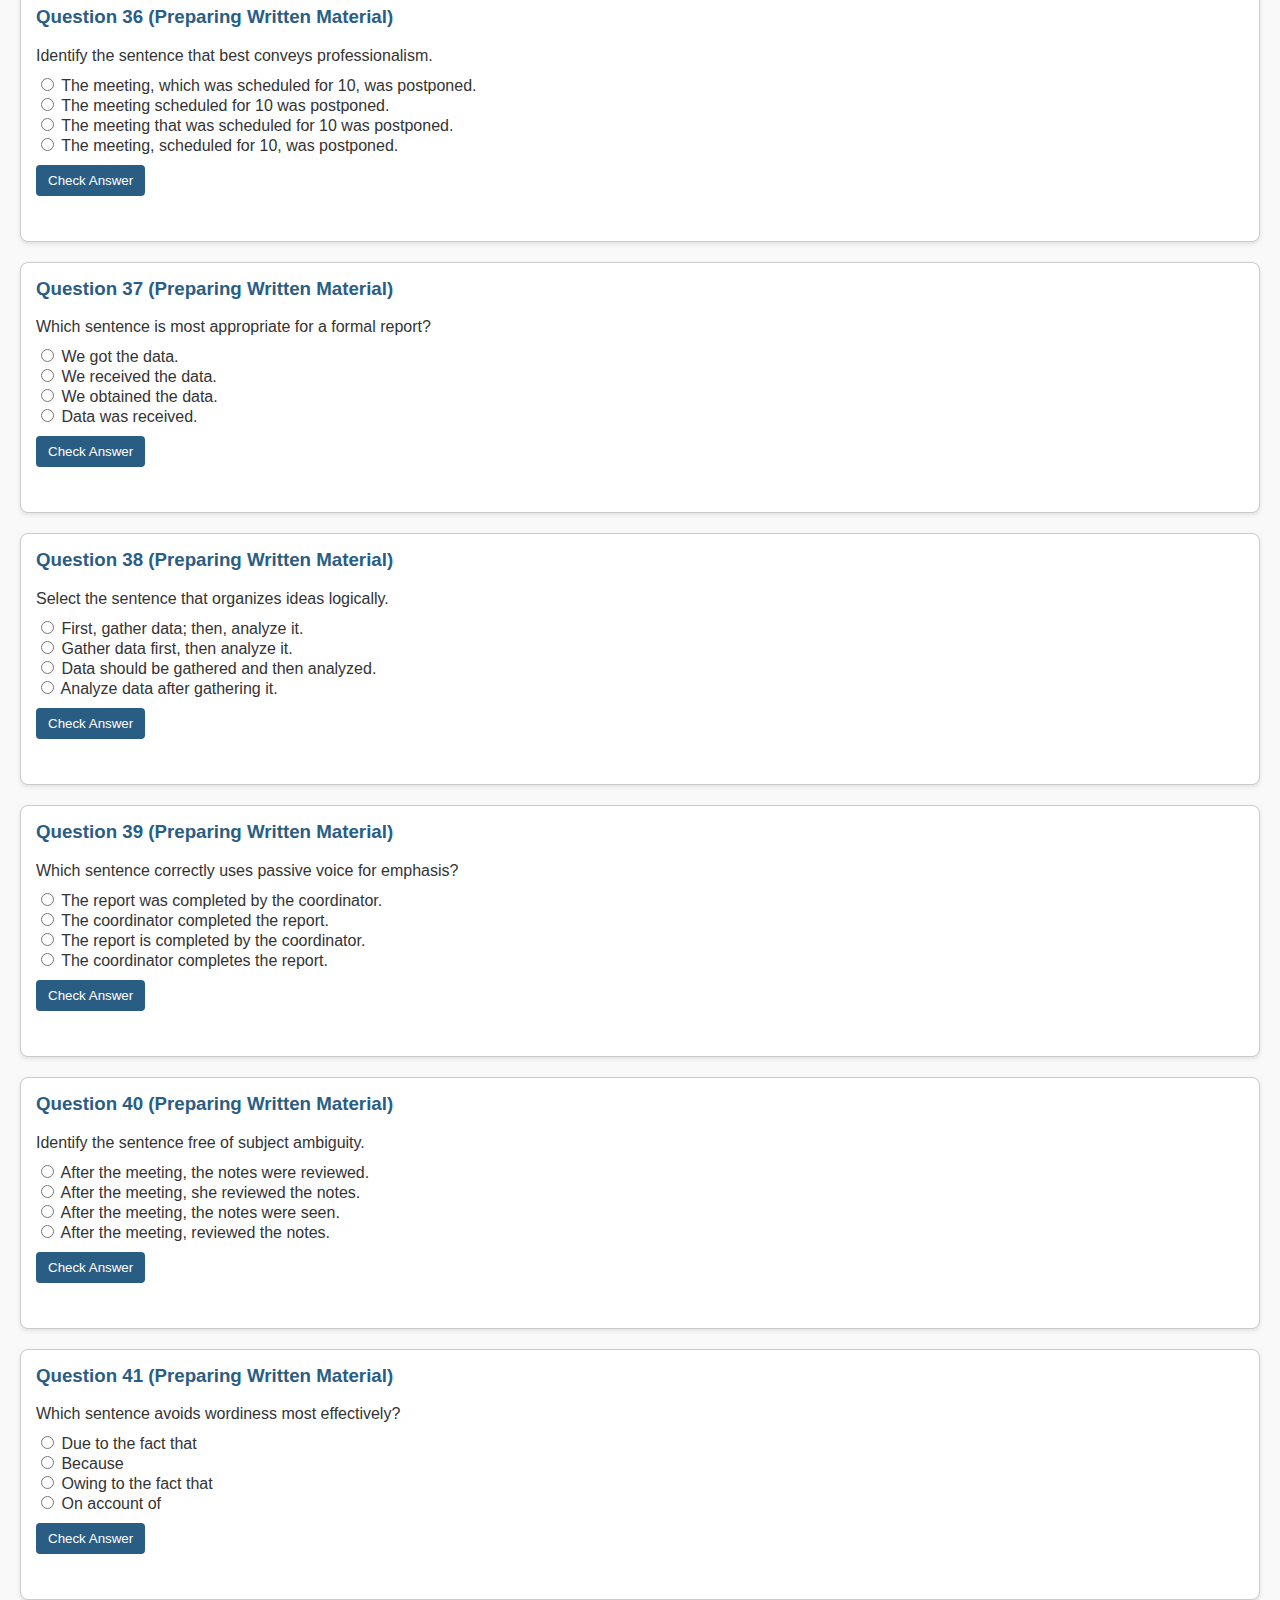
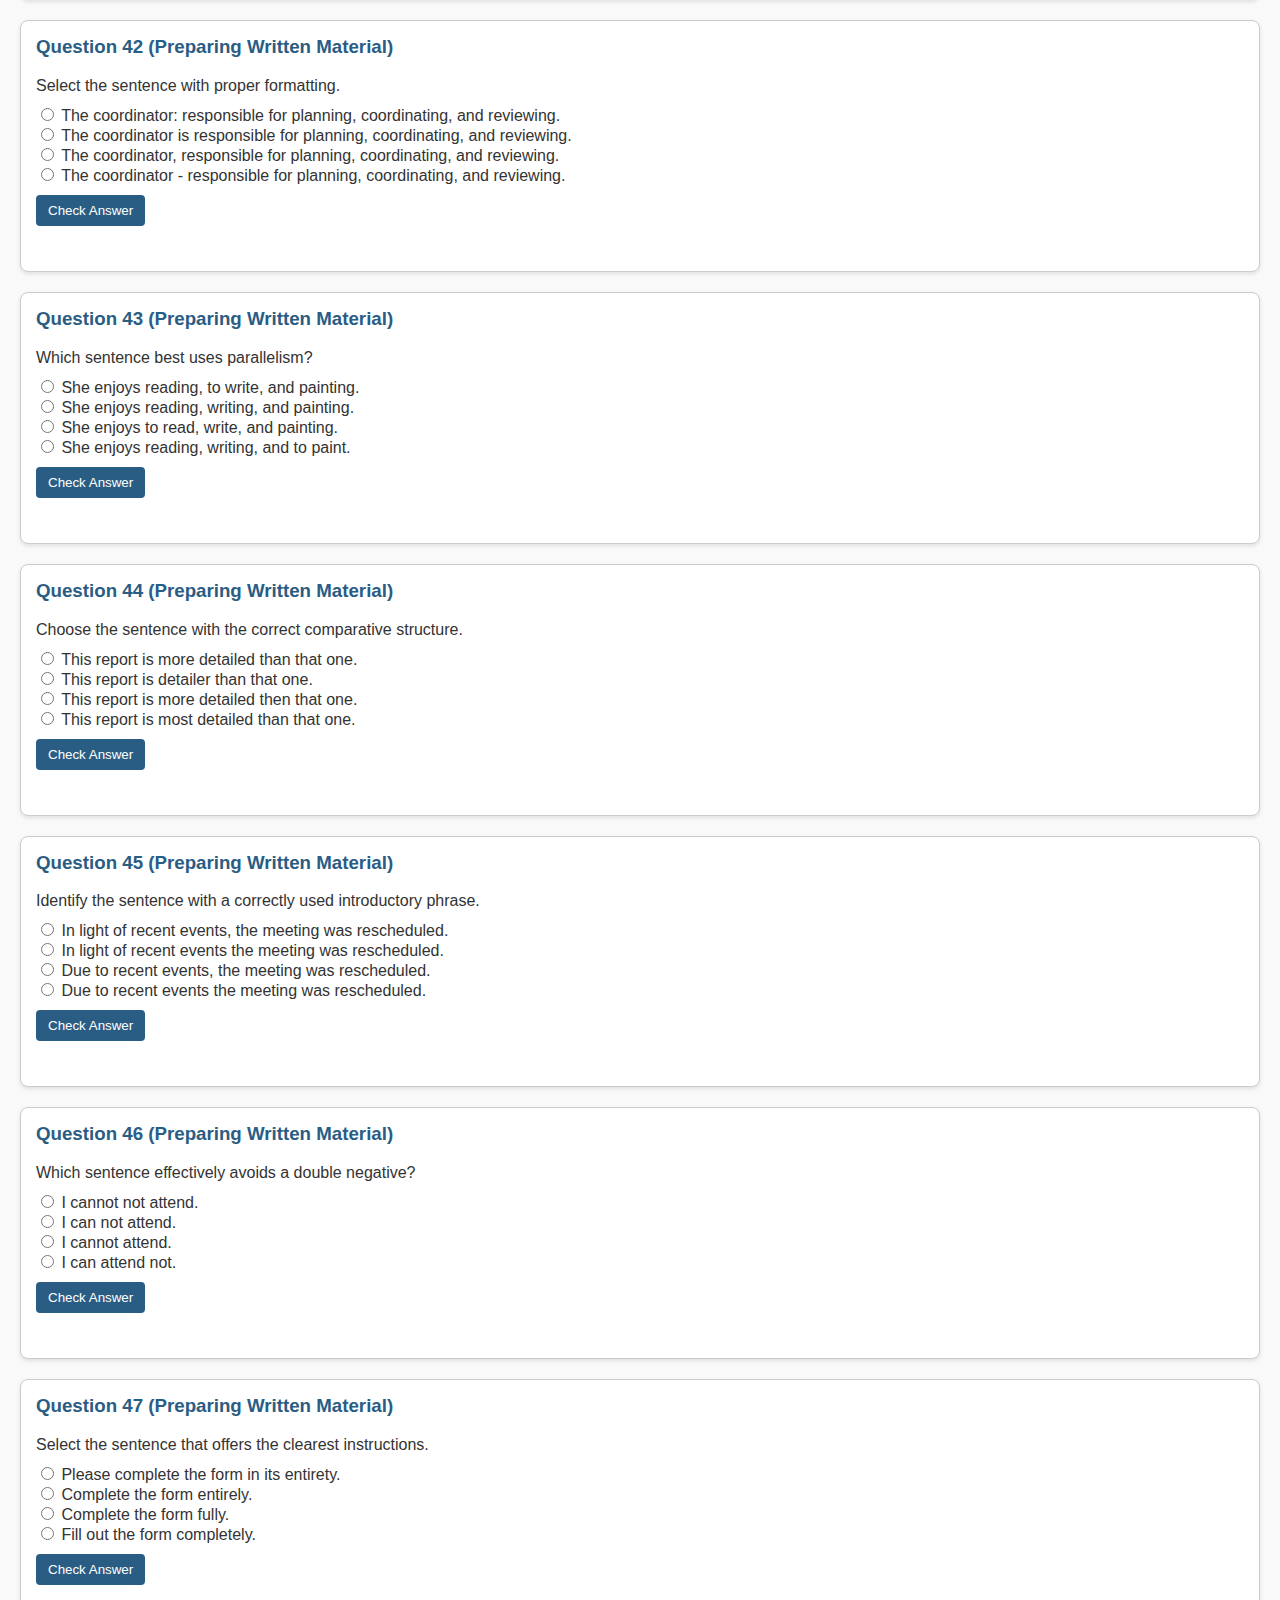
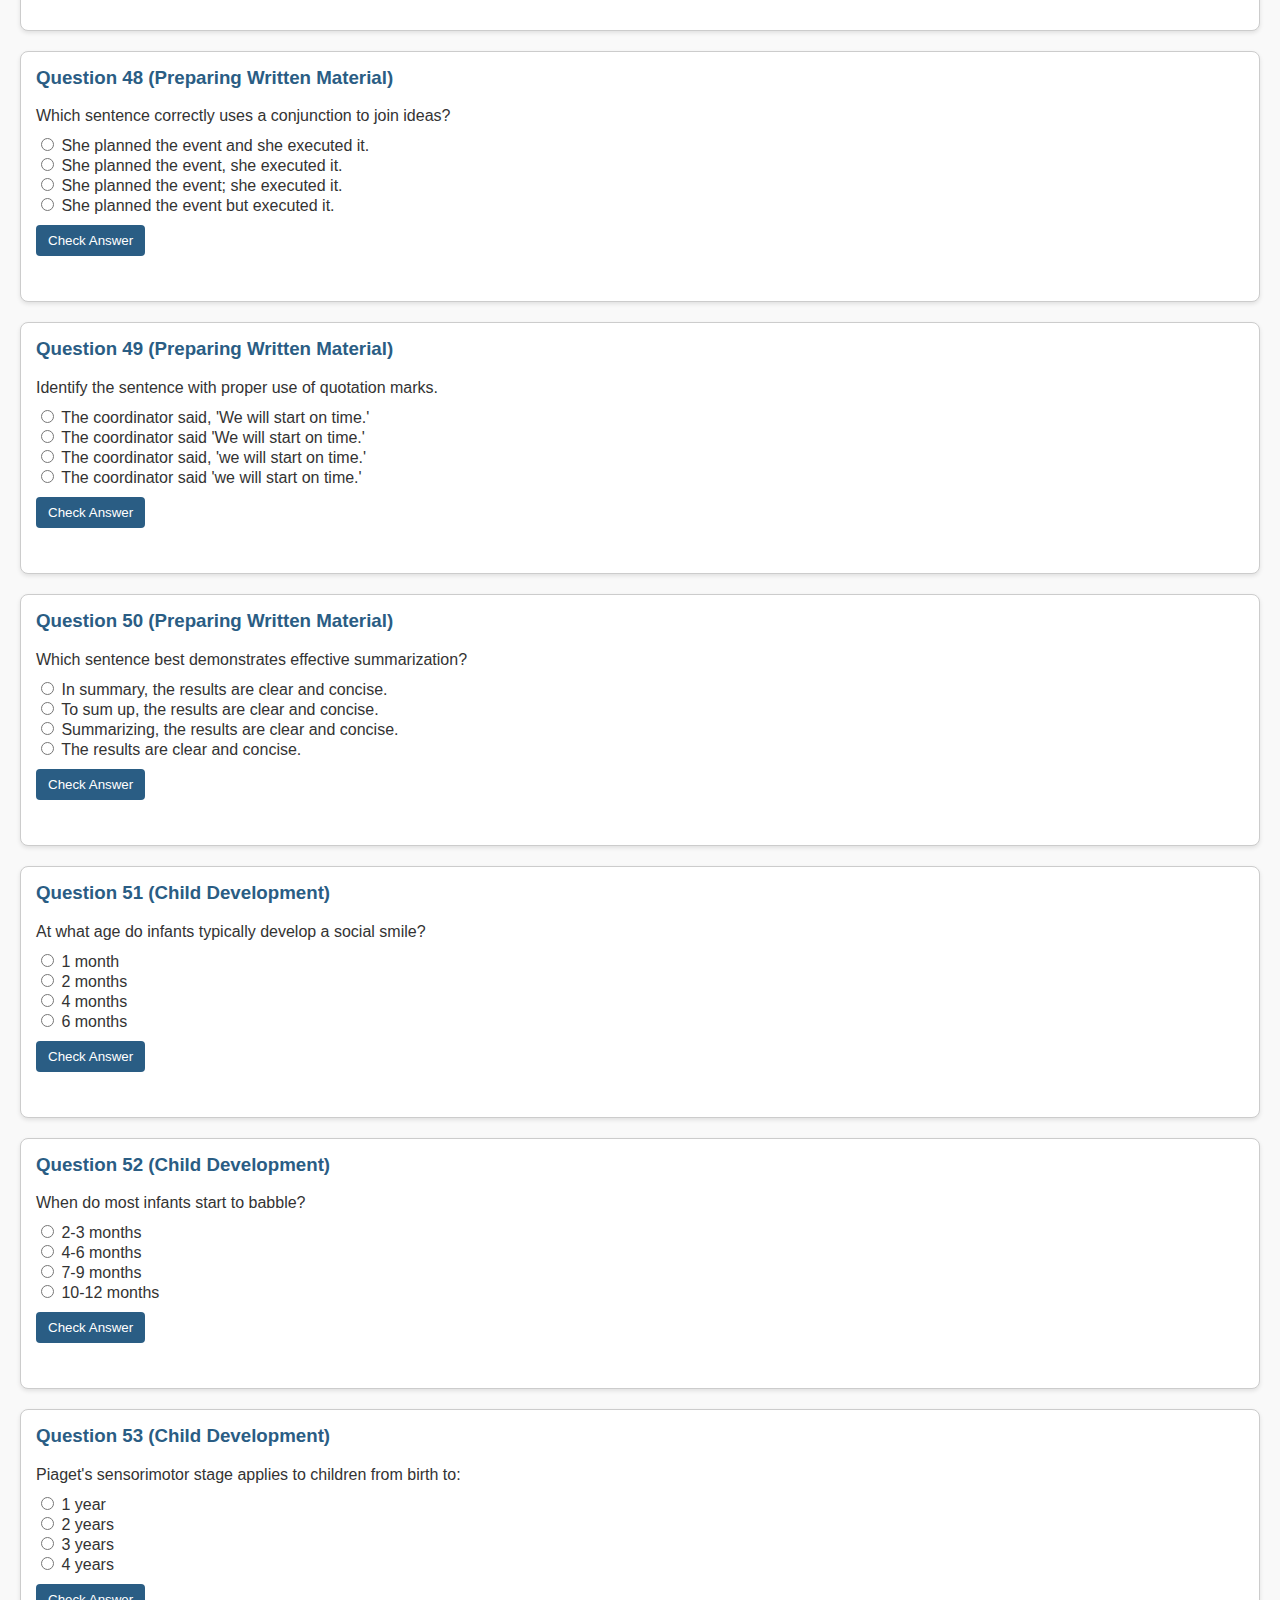
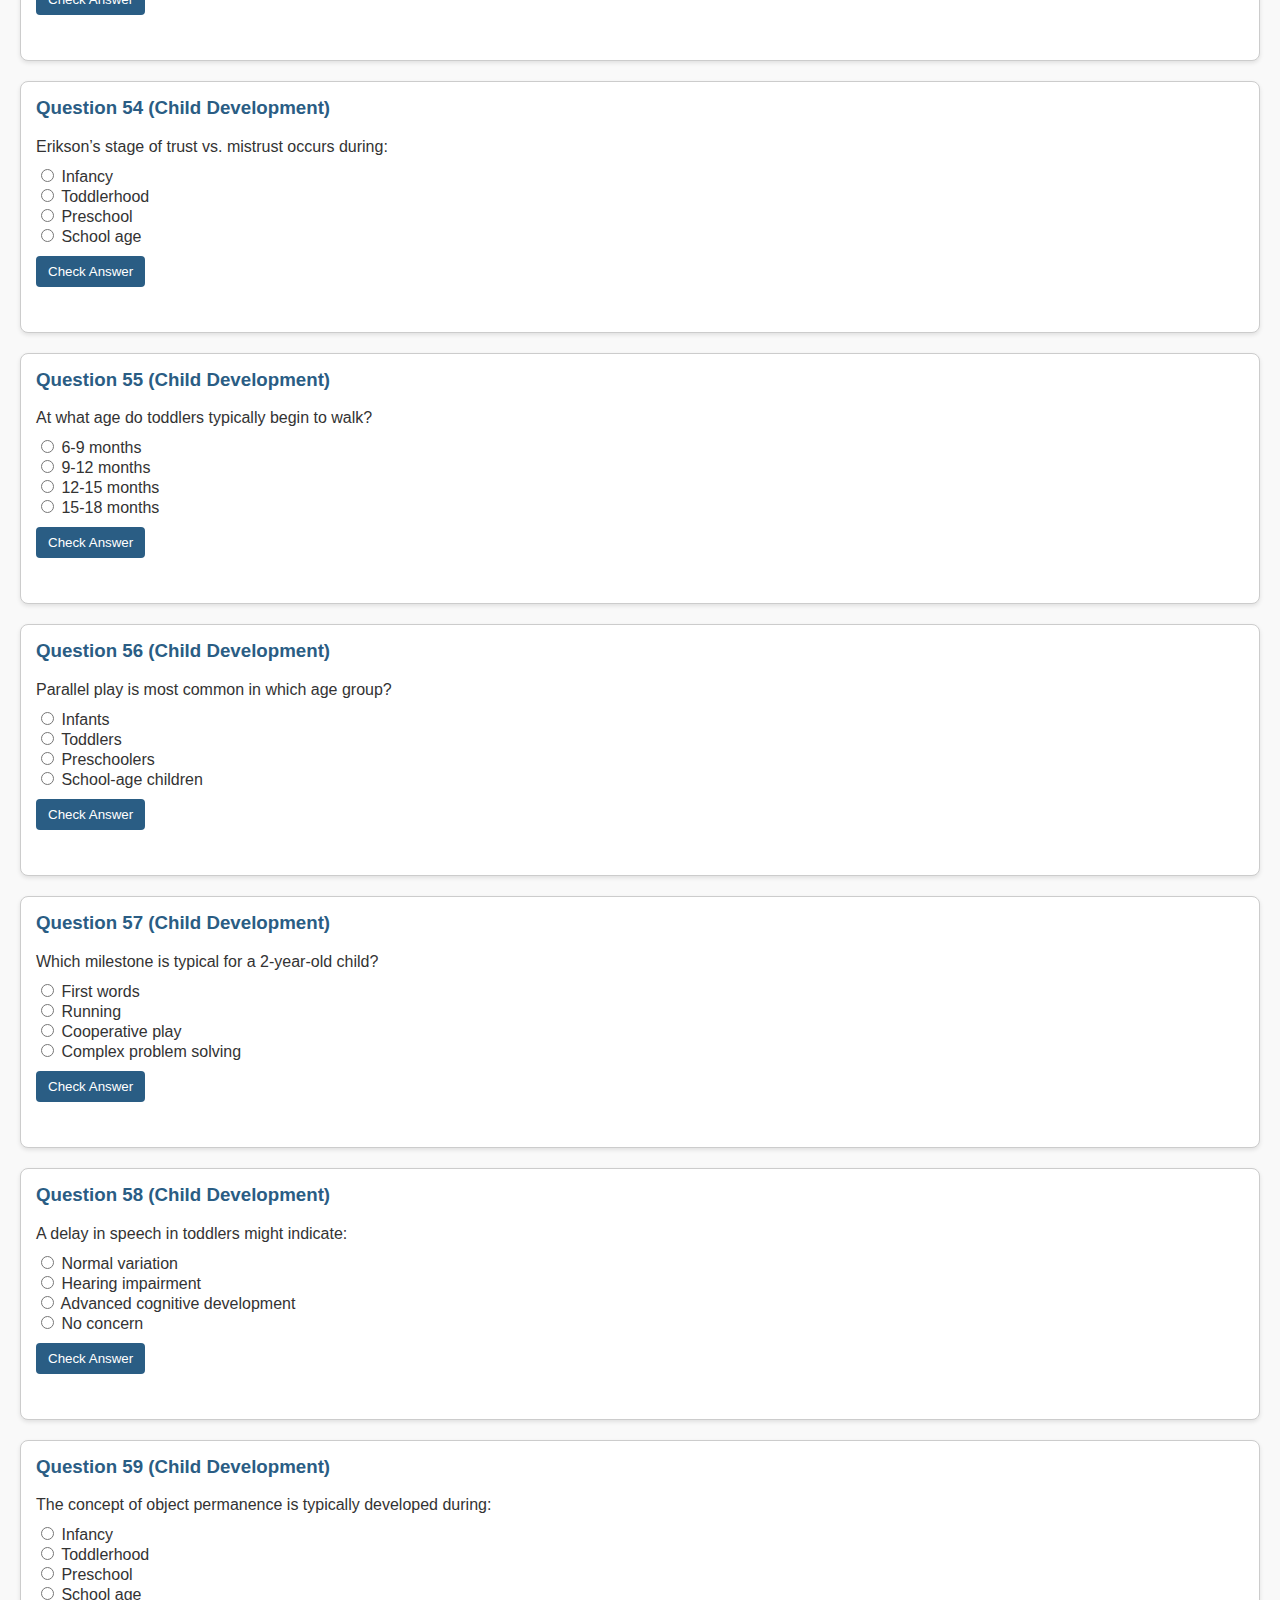
<file: GPTpractice.html>
<!DOCTYPE html>
<html>
<head>
  <meta charset="UTF-8">
  <title>Ultimate Practice Test – Early Intervention Service Coordinator Exam</title>
  <style>
    body {
      font-family: "Segoe UI", Tahoma, Geneva, Verdana, sans-serif;
      margin: 20px;
      background: #f9f9f9;
      color: #333;
    }
    h1 {
      text-align: center;
      color: #2a5d84;
    }
    .question {
      margin: 20px 0;
      padding: 15px;
      background: #fff;
      border: 1px solid #ccc;
      border-radius: 8px;
      box-shadow: 0 2px 4px rgba(0,0,0,0.1);
    }
    .question h3 {
      margin-top: 0;
      color: #2a5d84;
    }
    .question p {
      margin: 10px 0;
    }
    .result {
      margin-top: 10px;
      padding: 10px;
      border-radius: 5px;
    }
    .result.correct {
      background: #d4edda;
      color: #155724;
      border: 1px solid #c3e6cb;
    }
    .result.incorrect {
      background: #f8d7da;
      color: #721c24;
      border: 1px solid #f5c6cb;
    }
    .result.notice {
      background: #fff3cd;
      color: #856404;
      border: 1px solid #ffeeba;
    }
    button {
      margin-top: 10px;
      padding: 8px 12px;
      background: #2a5d84;
      color: #fff;
      border: none;
      border-radius: 4px;
      cursor: pointer;
    }
    button:hover {
      background: #1f4665;
    }
  </style>
</head>
<body>
  <h1>Ultimate Practice Test – Early Intervention Service Coordinator Exam</h1>
  <div id="quiz"></div>
  
  <script>
    // Array of 200 questions with explanations
    var questions = [
      // === Category 1: Preparing Written Material (Questions 1-50) ===
      { id: 1, category: "Preparing Written Material", question: "Which sentence demonstrates correct subject-verb agreement?", options: ["The list of items is on the table.", "The list of items are on the table.", "The list of items have been placed on the table.", "The list of items were placed on the table."], correct: 0, explanation: "The subject 'list' is singular and requires the singular verb 'is'." },
      { id: 2, category: "Preparing Written Material", question: "Identify the sentence with correct punctuation.", options: ["She said, 'We will start soon.'", "She said 'we will start soon.'", "She said, 'we will start soon.'", "She said 'We will start soon.'"], correct: 0, explanation: "This sentence correctly places the comma and quotation marks." },
      { id: 3, category: "Preparing Written Material", question: "Choose the best revision of the sentence: 'The coordinator, along with her team, ____ planning the event.'", options: ["is", "are", "was", "were"], correct: 0, explanation: "The singular subject 'coordinator' requires the singular verb 'is'." },
      { id: 4, category: "Preparing Written Material", question: "Select the sentence that is both clear and concise.", options: ["Due to the fact that it was raining, we postponed the meeting.", "It was raining, so we postponed the meeting.", "Because it was raining, the meeting was postponed.", "The meeting, due to the rain, was postponed."], correct: 1, explanation: "Option 2 is concise and clearly states the cause and effect." },
      { id: 5, category: "Preparing Written Material", question: "Which option correctly revises a run-on sentence?", options: ["We arrived early, we had breakfast.", "We arrived early; we had breakfast.", "We arrived early: we had breakfast.", "We arrived early and we had breakfast."], correct: 1, explanation: "Using a semicolon properly connects two related independent clauses." },
      { id: 6, category: "Preparing Written Material", question: "Which sentence uses active voice effectively?", options: ["The meeting was conducted by the coordinator.", "The coordinator conducted the meeting.", "The meeting was being conducted by the coordinator.", "The meeting has been conducted by the coordinator."], correct: 1, explanation: "Active voice (option 2) directly states who performed the action." },
      { id: 7, category: "Preparing Written Material", question: "Identify the error-free sentence.", options: ["He don't like the plan.", "He doesn't like the plan.", "He does not likes the plan.", "He don't likes the plan."], correct: 1, explanation: "Option 2 uses the correct contraction 'doesn't' for a singular subject." },
      { id: 8, category: "Preparing Written Material", question: "Which revision improves clarity in: 'Due to the fact that the report was long, it was difficult to understand'?", options: ["Because the report was long, it was difficult to understand.", "Since the report was long, it was difficult to understand.", "Owing to the length of the report, understanding was difficult.", "All of the above are improvements."], correct: 3, explanation: "All three options offer clearer, more concise revisions." },
      { id: 9, category: "Preparing Written Material", question: "What is the best practice when editing written material?", options: ["Add unnecessary details.", "Keep sentences short and clear.", "Use complex words to impress.", "Avoid revising the text."], correct: 1, explanation: "Clarity is achieved by keeping sentences short and straightforward." },
      { id: 10, category: "Preparing Written Material", question: "Select the sentence with correct parallel structure.", options: ["She likes reading, to swim, and jogging.", "She likes reading, swimming, and jogging.", "She likes to read, swimming, and to jog.", "She likes reading, to swim, and to jog."], correct: 1, explanation: "Option 2 maintains the same form (gerunds) for all items in the series." },
      { id: 11, category: "Preparing Written Material", question: "Choose the correctly punctuated sentence.", options: ["The report, which was lengthy, was submitted on time.", "The report which was lengthy was submitted on time.", "The report, which was lengthy was submitted on time.", "The report which, was lengthy, was submitted on time."], correct: 0, explanation: "Option 1 properly uses commas to set off the nonrestrictive clause." },
      { id: 12, category: "Preparing Written Material", question: "Which sentence best eliminates redundancy?", options: ["He returned back to the office.", "He returned to the office.", "He went back to the office.", "He returned back."], correct: 1, explanation: "Option 2 avoids redundancy by not repeating the idea of 'back'." },
      { id: 13, category: "Preparing Written Material", question: "Identify the sentence with proper use of commas.", options: ["After the meeting please submit your reports.", "After the meeting, please submit your reports.", "After, the meeting please submit your reports.", "After the meeting please, submit your reports."], correct: 1, explanation: "A comma after the introductory phrase 'After the meeting' is needed." },
      { id: 14, category: "Preparing Written Material", question: "Which sentence demonstrates correct verb tense consistency?", options: ["She writes the report and presented it yesterday.", "She wrote the report and presented it yesterday.", "She writes the report and presents it yesterday.", "She wrote the report and presents it yesterday."], correct: 1, explanation: "Using past tense consistently in 'wrote' and 'presented' is correct." },
      { id: 15, category: "Preparing Written Material", question: "Select the sentence that best structures a relative clause for clarity.", options: ["The coordinator, who was late, still managed to complete the task.", "The coordinator who was late, still managed to complete the task.", "The coordinator, who was late still managed, to complete the task.", "The coordinator who was late still managed to complete the task."], correct: 0, explanation: "Option 1 uses commas to clearly set off the relative clause." },
      { id: 16, category: "Preparing Written Material", question: "Which sentence correctly uses a semicolon?", options: ["I have a meeting at 9; I must prepare.", "I have a meeting at 9, I must prepare.", "I have a meeting at 9: I must prepare.", "I have a meeting at 9 I must prepare;"], correct: 0, explanation: "A semicolon appropriately joins two closely related independent clauses." },
      { id: 17, category: "Preparing Written Material", question: "What is the purpose of editing written material?", options: ["To complicate the message.", "To clarify and streamline the information.", "To add redundant words.", "To confuse the reader."], correct: 1, explanation: "Editing improves clarity and conciseness, making the message easier to understand." },
      { id: 18, category: "Preparing Written Material", question: "Choose the sentence that demonstrates precise language.", options: ["The meeting was kind of interesting.", "The meeting was moderately interesting.", "The meeting was extremely interesting.", "The meeting was interesting."], correct: 3, explanation: "Option 4 is direct and avoids vague qualifiers." },
      { id: 19, category: "Preparing Written Material", question: "Which revision improves the sentence: 'The report needs to be finalized by close of business today.'?", options: ["The report must be finalized by today's close of business.", "The report needs finalization by business close today.", "The report must be finished by close of business today.", "The report must be finalized by the end of today."], correct: 0, explanation: "Option 0 clearly states the deadline using proper phrasing." },
      { id: 20, category: "Preparing Written Material", question: "Identify the sentence that avoids passive voice.", options: ["The test was completed by the coordinator.", "The coordinator completed the test.", "The test got completed by the coordinator.", "The test was being completed by the coordinator."], correct: 1, explanation: "Active voice (option 2) makes the sentence more direct and dynamic." },
      { id: 21, category: "Preparing Written Material", question: "Select the sentence with correct adjective order.", options: ["She bought a red, small car.", "She bought a small, red car.", "She bought a red small car.", "She bought a small red car."], correct: 1, explanation: "Adjectives generally follow the order: size before color, so option 2 is best." },
      { id: 22, category: "Preparing Written Material", question: "Which sentence correctly uses a colon?", options: ["She has one goal: to succeed.", "She has one goal, to succeed.", "She has one goal; to succeed.", "She has one goal - to succeed."], correct: 0, explanation: "A colon is used correctly in option 1 to introduce an explanation." },
      { id: 23, category: "Preparing Written Material", question: "Choose the sentence with no grammatical errors.", options: ["He don't know the answer.", "He doesn't know the answer.", "He does not knows the answer.", "He don't knows the answer."], correct: 1, explanation: "Option 2 is grammatically correct using 'doesn't'." },
      { id: 24, category: "Preparing Written Material", question: "Which sentence best demonstrates clarity and brevity?", options: ["In order to achieve success, it is necessary to plan ahead.", "To succeed, plan ahead.", "For success, planning ahead is necessary.", "Plan ahead if you want to succeed."], correct: 1, explanation: "Option 2 is clear, direct, and succinct." },
      { id: 25, category: "Preparing Written Material", question: "Select the correctly punctuated compound sentence.", options: ["I wanted to go, but I was too tired.", "I wanted to go but I was too tired.", "I wanted to go; but I was too tired.", "I wanted to go but, I was too tired."], correct: 0, explanation: "A comma before the conjunction correctly links the two clauses." },
      { id: 26, category: "Preparing Written Material", question: "Which revision best eliminates wordiness?", options: ["At this point in time, we will begin.", "Now, we will begin.", "At the present moment, we will begin.", "Currently, we will begin."], correct: 1, explanation: "Option 2 uses fewer words while conveying the same meaning." },
      { id: 27, category: "Preparing Written Material", question: "Identify the sentence with correct pronoun usage.", options: ["Each of the students must submit their paper.", "Each of the students must submit his or her paper.", "Each of the students must submit the paper.", "Each of the students must submit students' paper."], correct: 1, explanation: "Using 'his or her' is grammatically correct when referring to 'each' student." },
      { id: 28, category: "Preparing Written Material", question: "Which sentence is free of dangling modifiers?", options: ["While reading a book, the lights went out.", "While reading a book, she noticed the lights went out.", "Reading a book, the lights went out.", "The lights went out while reading a book."], correct: 1, explanation: "Option 2 clarifies who is reading, thus avoiding a dangling modifier." },
      { id: 29, category: "Preparing Written Material", question: "Choose the sentence with a correctly placed modifier.", options: ["She almost completed the entire assignment.", "She completed almost the entire assignment.", "Almost she completed the entire assignment.", "She completed the entire assignment almost."], correct: 1, explanation: "Placing 'almost' before 'the entire assignment' (option 2) correctly modifies the intended phrase." },
      { id: 30, category: "Preparing Written Material", question: "Select the sentence that best combines two related ideas.", options: ["He prepared for the exam. He studied the material.", "He prepared for the exam by studying the material.", "He prepared for the exam; he studied the material.", "He prepared for the exam, he studied the material."], correct: 1, explanation: "Option 2 effectively connects the ideas with a clear causal relationship." },
      { id: 31, category: "Preparing Written Material", question: "Which sentence demonstrates correct use of a dash?", options: ["The coordinator - who is new - managed the project.", "The coordinator, who is new, managed the project.", "The coordinator: who is new - managed the project.", "The coordinator who is new - managed the project."], correct: 0, explanation: "Dashes are used here to set off the clause, as shown in option 1." },
      { id: 32, category: "Preparing Written Material", question: "Identify the sentence with effective transition words.", options: ["The report was long; however, it was clear.", "The report was long; it was clear.", "The report was long, it was clear.", "The report was long however it was clear."], correct: 0, explanation: "Option 1 correctly uses 'however' with proper punctuation to show contrast." },
      { id: 33, category: "Preparing Written Material", question: "Which sentence uses a semicolon correctly?", options: ["She likes tea; and coffee.", "She likes tea, and coffee.", "She likes tea; she likes coffee.", "She likes tea she likes coffee."], correct: 2, explanation: "A semicolon separates two independent clauses, as shown in option 3." },
      { id: 34, category: "Preparing Written Material", question: "Select the sentence that avoids redundancy.", options: ["In my opinion, I think it will work.", "I think it will work.", "Personally, I believe it will work.", "It will work, I think."], correct: 1, explanation: "Option 2 is direct and avoids redundant phrases like 'in my opinion'." },
      { id: 35, category: "Preparing Written Material", question: "Which sentence correctly uses a question mark?", options: ["What time is it.", "What time is it?", "What time, is it.", "What time, is it?"], correct: 1, explanation: "A question mark is required at the end of an interrogative sentence, as in option 2." },
      { id: 36, category: "Preparing Written Material", question: "Identify the sentence that best conveys professionalism.", options: ["The meeting, which was scheduled for 10, was postponed.", "The meeting scheduled for 10 was postponed.", "The meeting that was scheduled for 10 was postponed.", "The meeting, scheduled for 10, was postponed."], correct: 3, explanation: "Option 4 conveys professionalism with concise punctuation and clear meaning." },
      { id: 37, category: "Preparing Written Material", question: "Which sentence is most appropriate for a formal report?", options: ["We got the data.", "We received the data.", "We obtained the data.", "Data was received."], correct: 2, explanation: "Option 3 uses formal language appropriate for a report." },
      { id: 38, category: "Preparing Written Material", question: "Select the sentence that organizes ideas logically.", options: ["First, gather data; then, analyze it.", "Gather data first, then analyze it.", "Data should be gathered and then analyzed.", "Analyze data after gathering it."], correct: 0, explanation: "Option 1 clearly outlines the sequential steps with transition words." },
      { id: 39, category: "Preparing Written Material", question: "Which sentence correctly uses passive voice for emphasis?", options: ["The report was completed by the coordinator.", "The coordinator completed the report.", "The report is completed by the coordinator.", "The coordinator completes the report."], correct: 0, explanation: "Option 1 uses passive voice to emphasize the report rather than the doer." },
      { id: 40, category: "Preparing Written Material", question: "Identify the sentence free of subject ambiguity.", options: ["After the meeting, the notes were reviewed.", "After the meeting, she reviewed the notes.", "After the meeting, the notes were seen.", "After the meeting, reviewed the notes."], correct: 1, explanation: "Option 2 clearly identifies who reviewed the notes." },
      { id: 41, category: "Preparing Written Material", question: "Which sentence avoids wordiness most effectively?", options: ["Due to the fact that", "Because", "Owing to the fact that", "On account of"], correct: 1, explanation: "Option 2 is succinct and conveys the reason without extra words." },
      { id: 42, category: "Preparing Written Material", question: "Select the sentence with proper formatting.", options: ["The coordinator: responsible for planning, coordinating, and reviewing.", "The coordinator is responsible for planning, coordinating, and reviewing.", "The coordinator, responsible for planning, coordinating, and reviewing.", "The coordinator - responsible for planning, coordinating, and reviewing."], correct: 1, explanation: "Option 2 clearly states the coordinator's responsibilities in a complete sentence." },
      { id: 43, category: "Preparing Written Material", question: "Which sentence best uses parallelism?", options: ["She enjoys reading, to write, and painting.", "She enjoys reading, writing, and painting.", "She enjoys to read, write, and painting.", "She enjoys reading, writing, and to paint."], correct: 1, explanation: "Option 2 maintains a parallel structure by using gerunds for all items." },
      { id: 44, category: "Preparing Written Material", question: "Choose the sentence with the correct comparative structure.", options: ["This report is more detailed than that one.", "This report is detailer than that one.", "This report is more detailed then that one.", "This report is most detailed than that one."], correct: 0, explanation: "Option 1 correctly uses 'more detailed than' for a proper comparison." },
      { id: 45, category: "Preparing Written Material", question: "Identify the sentence with a correctly used introductory phrase.", options: ["In light of recent events, the meeting was rescheduled.", "In light of recent events the meeting was rescheduled.", "Due to recent events, the meeting was rescheduled.", "Due to recent events the meeting was rescheduled."], correct: 0, explanation: "Option 1 correctly uses a comma after the introductory phrase." },
      { id: 46, category: "Preparing Written Material", question: "Which sentence effectively avoids a double negative?", options: ["I cannot not attend.", "I can not attend.", "I cannot attend.", "I can attend not."], correct: 2, explanation: "Option 3 avoids the double negative by using the correct contraction." },
      { id: 47, category: "Preparing Written Material", question: "Select the sentence that offers the clearest instructions.", options: ["Please complete the form in its entirety.", "Complete the form entirely.", "Complete the form fully.", "Fill out the form completely."], correct: 3, explanation: "Option 4 is clear and uses natural language for giving instructions." },
      { id: 48, category: "Preparing Written Material", question: "Which sentence correctly uses a conjunction to join ideas?", options: ["She planned the event and she executed it.", "She planned the event, she executed it.", "She planned the event; she executed it.", "She planned the event but executed it."], correct: 0, explanation: "Option 1 uses the conjunction 'and' correctly to join two related ideas." },
      { id: 49, category: "Preparing Written Material", question: "Identify the sentence with proper use of quotation marks.", options: ["The coordinator said, 'We will start on time.'", "The coordinator said 'We will start on time.'", "The coordinator said, 'we will start on time.'", "The coordinator said 'we will start on time.'"], correct: 0, explanation: "Option 1 correctly uses quotation marks with proper capitalization." },
      { id: 50, category: "Preparing Written Material", question: "Which sentence best demonstrates effective summarization?", options: ["In summary, the results are clear and concise.", "To sum up, the results are clear and concise.", "Summarizing, the results are clear and concise.", "The results are clear and concise."], correct: 1, explanation: "Option 2 uses a concise transitional phrase to summarize the key point." },
      
      // === Category 2: Child Development (Questions 51-100) ===
      { id: 51, category: "Child Development", question: "At what age do infants typically develop a social smile?", options: ["1 month", "2 months", "4 months", "6 months"], correct: 1, explanation: "Infants usually begin to develop a social smile around 2 months of age." },
      { id: 52, category: "Child Development", question: "When do most infants start to babble?", options: ["2-3 months", "4-6 months", "7-9 months", "10-12 months"], correct: 1, explanation: "Babbling typically begins between 4 and 6 months." },
      { id: 53, category: "Child Development", question: "Piaget's sensorimotor stage applies to children from birth to:", options: ["1 year", "2 years", "3 years", "4 years"], correct: 1, explanation: "The sensorimotor stage generally spans from birth to around 2 years." },
      { id: 54, category: "Child Development", question: "Erikson’s stage of trust vs. mistrust occurs during:", options: ["Infancy", "Toddlerhood", "Preschool", "School age"], correct: 0, explanation: "Trust vs. mistrust is the key developmental challenge during infancy." },
      { id: 55, category: "Child Development", question: "At what age do toddlers typically begin to walk?", options: ["6-9 months", "9-12 months", "12-15 months", "15-18 months"], correct: 2, explanation: "Most toddlers begin walking between 12 and 15 months." },
      { id: 56, category: "Child Development", question: "Parallel play is most common in which age group?", options: ["Infants", "Toddlers", "Preschoolers", "School-age children"], correct: 1, explanation: "Toddlers typically engage in parallel play, playing alongside but not with others." },
      { id: 57, category: "Child Development", question: "Which milestone is typical for a 2-year-old child?", options: ["First words", "Running", "Cooperative play", "Complex problem solving"], correct: 1, explanation: "At around 2 years, toddlers begin to run, showing improved motor skills." },
      { id: 58, category: "Child Development", question: "A delay in speech in toddlers might indicate:", options: ["Normal variation", "Hearing impairment", "Advanced cognitive development", "No concern"], correct: 1, explanation: "Delayed speech can sometimes be a sign of hearing impairment and warrants evaluation." },
      { id: 59, category: "Child Development", question: "The concept of object permanence is typically developed during:", options: ["Infancy", "Toddlerhood", "Preschool", "School age"], correct: 0, explanation: "Infants usually develop object permanence during the first year." },
      { id: 60, category: "Child Development", question: "Which milestone is associated with cognitive development in infants?", options: ["Crawling", "Walking", "Language development", "All of the above"], correct: 3, explanation: "Crawling, walking, and early language development all contribute to cognitive growth." },
      { id: 61, category: "Child Development", question: "At what age do infants usually begin to coo?", options: ["1 month", "2 months", "3 months", "4 months"], correct: 1, explanation: "Cooing typically starts around 2 months of age." },
      { id: 62, category: "Child Development", question: "When do most children begin to use single words meaningfully?", options: ["6 months", "12 months", "18 months", "24 months"], correct: 1, explanation: "Most children start using single words around 12 months." },
      { id: 63, category: "Child Development", question: "Which theory emphasizes stages of cognitive development?", options: ["Erikson’s theory", "Piaget’s theory", "Vygotsky’s theory", "Maslow’s hierarchy"], correct: 1, explanation: "Piaget’s theory is well known for its stage-based approach to cognitive development." },
      { id: 64, category: "Child Development", question: "Erikson’s stage of autonomy vs. shame/doubt occurs during:", options: ["Infancy", "Toddlerhood", "Preschool", "School age"], correct: 1, explanation: "This stage occurs during toddlerhood as children begin to assert independence." },
      { id: 65, category: "Child Development", question: "At what age do children typically begin to combine two words?", options: ["12 months", "18 months", "24 months", "30 months"], correct: 1, explanation: "Two-word phrases usually emerge around 18 months." },
      { id: 66, category: "Child Development", question: "Which behavior is common in toddlers?", options: ["Parallel play", "Cooperative play", "Competitive play", "Solitary play"], correct: 0, explanation: "Toddlers usually engage in parallel play rather than fully cooperative play." },
      { id: 67, category: "Child Development", question: "A significant delay in which milestone may suggest developmental concerns?", options: ["Crawling", "Smiling", "Babbling", "Sucking"], correct: 2, explanation: "A delay in babbling can be an early indicator of speech or developmental delays." },
      { id: 68, category: "Child Development", question: "When is language development most rapid?", options: ["Infancy", "Toddlerhood", "Preschool", "School age"], correct: 1, explanation: "Language development accelerates during toddlerhood as vocabulary expands rapidly." },
      { id: 69, category: "Child Development", question: "Which milestone best indicates fine motor development?", options: ["Reaching", "Grasping", "Crawling", "Walking"], correct: 1, explanation: "Grasping is a key indicator of fine motor skills in early infancy." },
      { id: 70, category: "Child Development", question: "At what age do most toddlers start imitating adult behaviors?", options: ["6 months", "12 months", "18 months", "24 months"], correct: 2, explanation: "Imitation of adult behavior typically emerges around 18 months." },
      { id: 71, category: "Child Development", question: "What is a common red flag for autism in toddlers?", options: ["Excessive smiling", "Lack of eye contact", "Early walking", "Frequent babbling"], correct: 1, explanation: "A lack of eye contact is commonly noted as a red flag for autism." },
      { id: 72, category: "Child Development", question: "Which milestone is typically achieved by 12 months?", options: ["Walking unaided", "Speaking in full sentences", "Understanding abstract concepts", "Engaging in cooperative play"], correct: 0, explanation: "Most infants begin to walk unaided around their first birthday." },
      { id: 73, category: "Child Development", question: "At what age do infants typically begin to recognize familiar faces?", options: ["Birth", "1-2 months", "3-4 months", "5-6 months"], correct: 2, explanation: "Recognition of familiar faces is usually seen around 3-4 months." },
      { id: 74, category: "Child Development", question: "Which factor is most influential in early social development?", options: ["Peer interaction", "Parental attachment", "School environment", "Media exposure"], correct: 1, explanation: "Parental attachment is critical in shaping early social development." },
      { id: 75, category: "Child Development", question: "Which best describes the concept of object permanence?", options: ["Understanding that objects exist even when unseen", "Learning to use objects", "Naming objects", "Avoiding objects"], correct: 0, explanation: "Object permanence is knowing that objects continue to exist even when out of sight." },
      { id: 76, category: "Child Development", question: "What is the typical age for the onset of walking?", options: ["9-12 months", "12-15 months", "15-18 months", "18-21 months"], correct: 1, explanation: "Most children begin walking between 12 and 15 months." },
      { id: 77, category: "Child Development", question: "Which aspect is most often assessed through play?", options: ["Physical", "Cognitive", "Social", "All of the above"], correct: 3, explanation: "Play can reveal physical, cognitive, and social skills." },
      { id: 78, category: "Child Development", question: "Which milestone is a key indicator of language development?", options: ["Crying", "Babbling", "Cooing", "Sucking"], correct: 1, explanation: "Babbling is an important early indicator of language skills." },
      { id: 79, category: "Child Development", question: "At what age does a child typically begin pretend play?", options: ["1 year", "2 years", "3 years", "4 years"], correct: 2, explanation: "Pretend play usually begins around 3 years of age." },
      { id: 80, category: "Child Development", question: "Which theory focuses on social interaction in development?", options: ["Piaget’s", "Erikson’s", "Vygotsky’s", "Maslow’s"], correct: 2, explanation: "Vygotsky’s theory emphasizes the role of social interaction in cognitive development." },
      { id: 81, category: "Child Development", question: "Which milestone is most closely associated with motor development?", options: ["Smiling", "Rolling over", "Walking", "Talking"], correct: 2, explanation: "Walking is a major gross motor milestone." },
      { id: 82, category: "Child Development", question: "A delay in which area might warrant further assessment?", options: ["Reaching", "Grasping", "Babbling", "Sucking"], correct: 2, explanation: "A delay in babbling could indicate issues with speech development." },
      { id: 83, category: "Child Development", question: "At what age is it typical for a child to start using gestures like waving?", options: ["6 months", "9 months", "12 months", "15 months"], correct: 2, explanation: "Gestures such as waving often emerge around 12 months." },
      { id: 84, category: "Child Development", question: "Which is a sign of social development in toddlers?", options: ["Crying", "Parallel play", "Solitary play", "Independent walking"], correct: 1, explanation: "Parallel play is typical of toddlers and indicates emerging social skills." },
      { id: 85, category: "Child Development", question: "Which stage is characterized by rapid brain growth?", options: ["Infancy", "Toddlerhood", "Preschool", "School age"], correct: 0, explanation: "Infancy is marked by rapid brain development and growth." },
      { id: 86, category: "Child Development", question: "Which factor significantly influences early language development?", options: ["Genetics", "Parental interaction", "Screen time", "Sibling rivalry"], correct: 1, explanation: "Parental interaction is crucial for developing language skills." },
      { id: 87, category: "Child Development", question: "Which behavior is expected in a typically developing 18-month-old?", options: ["Forming sentences", "Imitating actions", "Understanding abstract concepts", "Engaging in group play"], correct: 1, explanation: "Imitation of actions is common in 18-month-olds as they learn by copying." },
      { id: 88, category: "Child Development", question: "At what age is separation anxiety most common?", options: ["6 months", "9 months", "12 months", "18 months"], correct: 2, explanation: "Separation anxiety commonly peaks around 12 months." },
      { id: 89, category: "Child Development", question: "Which best describes gross motor development?", options: ["Crawling, walking, running", "Speaking, singing, reading", "Drawing, writing, cutting", "Eating, drinking, sleeping"], correct: 0, explanation: "Gross motor skills involve large movements like crawling, walking, and running." },
      { id: 90, category: "Child Development", question: "What is a typical social milestone for a 3-year-old?", options: ["Parallel play", "Solitary play", "Cooperative play", "No play"], correct: 2, explanation: "By age 3, children often begin engaging in cooperative play." },
      { id: 91, category: "Child Development", question: "Which is important in emotional development during early childhood?", options: ["Sharing", "Vocabulary", "Arithmetic", "Memory"], correct: 0, explanation: "Sharing is a key social and emotional skill developed early in childhood." },
      { id: 92, category: "Child Development", question: "At what age do most children start using two-word phrases?", options: ["12 months", "18 months", "24 months", "30 months"], correct: 1, explanation: "Two-word phrases generally emerge around 18 months." },
      { id: 93, category: "Child Development", question: "Which milestone best indicates improved fine motor skills?", options: ["Grasping a spoon", "Crawling", "Walking", "Running"], correct: 0, explanation: "Using a spoon effectively demonstrates emerging fine motor control." },
      { id: 94, category: "Child Development", question: "When should a child be able to follow simple instructions?", options: ["6 months", "12 months", "18 months", "24 months"], correct: 3, explanation: "Following simple instructions is expected around 24 months." },
      { id: 95, category: "Child Development", question: "Which theory emphasizes social and emotional developmental stages?", options: ["Piaget’s", "Erikson’s", "Vygotsky’s", "Maslow’s"], correct: 1, explanation: "Erikson’s theory focuses on the social and emotional challenges at various stages." },
      { id: 96, category: "Child Development", question: "Which skill is typically developed during toddlerhood?", options: ["Abstract reasoning", "Problem solving through play", "Advanced reading", "Scientific analysis"], correct: 1, explanation: "Toddlers often use play as a means to solve problems and learn." },
      { id: 97, category: "Child Development", question: "At what age do infants typically begin to reach for objects?", options: ["2 months", "4 months", "6 months", "8 months"], correct: 1, explanation: "Reaching for objects usually starts around 4 months." },
      { id: 98, category: "Child Development", question: "Which aspect involves learning through imitation?", options: ["Cognitive", "Social", "Motor", "All of the above"], correct: 3, explanation: "Imitation supports development in cognitive, social, and motor areas." },
      { id: 99, category: "Child Development", question: "What is an important indicator of cognitive development in toddlers?", options: ["Walking", "Speaking", "Playing", "Sleeping"], correct: 1, explanation: "Speaking indicates that toddlers are developing cognitive and language skills." },
      { id: 100, category: "Child Development", question: "Which milestone is a key indicator of overall developmental progress?", options: ["Crying", "Smiling", "Engaging in play", "Sleeping through the night"], correct: 2, explanation: "Engaging in play integrates cognitive, social, and motor skills." },
      
      // === Category 3: Principles and Practices of Social Casework (Questions 101-150) ===
      { id: 101, category: "Social Casework", question: "What is the first step in the casework process?", options: ["Service planning", "Intake and assessment", "Implementation", "Monitoring"], correct: 1, explanation: "The casework process begins with intake and assessment to understand client needs." },
      { id: 102, category: "Social Casework", question: "Which is a key ethical principle in social casework?", options: ["Profit maximization", "Confidentiality", "Rapid decision-making", "Ignoring client preferences"], correct: 1, explanation: "Maintaining confidentiality is a cornerstone of ethical social work." },
      { id: 103, category: "Social Casework", question: "Developing an Individualized Family Service Plan (IFSP) is part of which phase?", options: ["Intake", "Service planning", "Implementation", "Monitoring"], correct: 1, explanation: "An IFSP is created during the service planning phase to address client needs." },
      { id: 104, category: "Social Casework", question: "Regular follow-up with a family is part of which phase?", options: ["Intake", "Service planning", "Implementation and monitoring", "Closure"], correct: 2, explanation: "Follow-up is essential during implementation and monitoring to track progress." },
      { id: 105, category: "Social Casework", question: "Which action best demonstrates ethical practice?", options: ["Sharing client details publicly", "Keeping client information confidential", "Altering facts to fit service plans", "None of the above"], correct: 1, explanation: "Confidentiality is key in ensuring ethical practice in casework." },
      { id: 106, category: "Social Casework", question: "Cultural competence involves:", options: ["Imposing one's cultural values", "Ignoring cultural differences", "Adapting services to diverse needs", "Avoiding discussion of culture"], correct: 2, explanation: "Cultural competence means adapting services respectfully to clients’ cultural backgrounds." },
      { id: 107, category: "Social Casework", question: "Which phase involves gathering initial client information?", options: ["Intake", "Service planning", "Implementation", "Monitoring"], correct: 0, explanation: "The intake phase is when initial client information is collected." },
      { id: 108, category: "Social Casework", question: "What is an essential component of client assessment?", options: ["Budgeting", "Identifying needs", "Setting goals", "Implementing solutions"], correct: 1, explanation: "Identifying client needs is the central aim of an effective assessment." },
      { id: 109, category: "Social Casework", question: "Which step involves coordinating services from various agencies?", options: ["Intake", "Service planning", "Implementation", "Evaluation"], correct: 2, explanation: "Implementation includes the coordination of services across agencies." },
      { id: 110, category: "Social Casework", question: "Regular monitoring is important because it:", options: ["Ensures compliance", "Documents progress", "Identifies changes in needs", "All of the above"], correct: 3, explanation: "All options are reasons why regular monitoring is critical in casework." },
      { id: 111, category: "Social Casework", question: "Which action demonstrates respect for client autonomy?", options: ["Forcing decisions", "Encouraging client input", "Ignoring client preferences", "Dictating a plan"], correct: 1, explanation: "Encouraging client input supports their right to make decisions about their care." },
      { id: 112, category: "Social Casework", question: "Maintaining accurate records is important for:", options: ["Billing", "Service evaluation", "Legal compliance", "All of the above"], correct: 3, explanation: "Accurate records are essential for service evaluation, legal reasons, and billing." },
      { id: 113, category: "Social Casework", question: "Which phase involves adjusting a service plan based on feedback?", options: ["Intake", "Service planning", "Implementation", "Monitoring"], correct: 3, explanation: "Monitoring involves reviewing and adjusting the plan as needed." },
      { id: 114, category: "Social Casework", question: "Confidentiality is important because:", options: ["It builds trust", "It is legally required", "It protects client privacy", "All of the above"], correct: 3, explanation: "All of these factors make confidentiality essential in casework." },
      { id: 115, category: "Social Casework", question: "Effective casework requires:", options: ["Multidisciplinary collaboration", "Isolated decision-making", "Strict adherence to one method", "Avoidance of external resources"], correct: 0, explanation: "Collaboration across disciplines is key to comprehensive service delivery." },
      { id: 116, category: "Social Casework", question: "A key aspect of service planning is:", options: ["Developing standardized plans", "Tailoring services to individual needs", "Relying solely on past data", "Following a fixed schedule"], correct: 1, explanation: "Service plans must be customized to each client’s unique situation." },
      { id: 117, category: "Social Casework", question: "Which is an indicator of successful casework?", options: ["Client satisfaction", "Service delays", "Incomplete documentation", "Lack of communication"], correct: 0, explanation: "High client satisfaction indicates that casework is meeting needs effectively." },
      { id: 118, category: "Social Casework", question: "Reassessment is important because it:", options: ["Validates the initial assessment", "Identifies new needs", "Updates the service plan", "All of the above"], correct: 3, explanation: "Regular reassessment ensures that services remain relevant to changing needs." },
      { id: 119, category: "Social Casework", question: "Client advocacy means:", options: ["Promoting client interests", "Overriding client decisions", "Limiting service options", "Enforcing strict rules"], correct: 0, explanation: "Advocacy involves promoting and defending the rights and needs of the client." },
      { id: 120, category: "Social Casework", question: "What is a primary goal of case management?", options: ["Documenting issues", "Coordinating and streamlining services", "Reducing costs", "Increasing paperwork"], correct: 1, explanation: "Effective case management coordinates services to ensure streamlined, client-centered support." },
      { id: 121, category: "Social Casework", question: "Effective communication in casework involves:", options: ["One-way instruction", "Active listening", "Ignoring feedback", "Delayed responses"], correct: 1, explanation: "Active listening fosters better understanding and trust between client and caseworker." },
      { id: 122, category: "Social Casework", question: "A comprehensive client assessment should include:", options: ["Financial data only", "Emotional and social factors", "Medical history only", "None of the above"], correct: 1, explanation: "A holistic assessment considers emotional, social, and other factors." },
      { id: 123, category: "Social Casework", question: "Which step follows the development of a service plan?", options: ["Intake", "Implementation", "Assessment", "Closure"], correct: 1, explanation: "Implementation is the next step after planning, where services are put into action." },
      { id: 124, category: "Social Casework", question: "Documentation should be:", options: ["Brief and vague", "Detailed and factual", "Opinionated", "Ambiguous"], correct: 1, explanation: "Detailed and factual documentation is necessary for effective case management." },
      { id: 125, category: "Social Casework", question: "Which demonstrates client-centered practice?", options: ["Dictating services", "Involving clients in decision-making", "Ignoring client input", "Standardizing services"], correct: 1, explanation: "Involving the client ensures that services are tailored to their needs." },
      { id: 126, category: "Social Casework", question: "A caseworker should adapt services based on:", options: ["Client feedback", "Agency policies only", "Personal preference", "Budget constraints only"], correct: 0, explanation: "Client feedback is key in adapting services effectively." },
      { id: 127, category: "Social Casework", question: "Which is critical for effective monitoring?", options: ["Regular follow-ups", "One-time assessment", "Delayed responses", "Infrequent communication"], correct: 0, explanation: "Regular follow-ups are essential to monitor progress and adjust plans as needed." },
      { id: 128, category: "Social Casework", question: "Ethical practice includes:", options: ["Manipulating client information", "Maintaining confidentiality", "Ignoring cultural differences", "Providing minimal services"], correct: 1, explanation: "Maintaining confidentiality is a fundamental ethical practice in casework." },
      { id: 129, category: "Social Casework", question: "Interdisciplinary collaboration refers to:", options: ["Working alone", "Coordinating with professionals from different fields", "Relying on a single method", "Avoiding external input"], correct: 1, explanation: "Collaboration with professionals from various fields enriches case management." },
      { id: 130, category: "Social Casework", question: "Which practice supports client empowerment?", options: ["Dictating decisions", "Encouraging self-advocacy", "Limiting choices", "Standardizing responses"], correct: 1, explanation: "Encouraging self-advocacy empowers clients to take charge of their own care." },
      { id: 131, category: "Social Casework", question: "The main purpose of a case conference is to:", options: ["Blame team members", "Review and update the service plan", "Delay decision-making", "Finalize paperwork"], correct: 1, explanation: "A case conference is held to collaboratively review and update the service plan." },
      { id: 132, category: "Social Casework", question: "If a client is non-compliant, the most appropriate action is to:", options: ["Ignore the issue", "Reassess and address underlying concerns", "Terminate services immediately", "Report the client"], correct: 1, explanation: "Reassessing the situation helps identify barriers to compliance and ways to support the client." },
      { id: 133, category: "Social Casework", question: "Which document is central to service coordination in early intervention?", options: ["Individualized Family Service Plan (IFSP)", "Client resume", "Financial report", "Meeting minutes"], correct: 0, explanation: "The IFSP is the key document outlining services for the child and family." },
      { id: 134, category: "Social Casework", question: "A successful caseworker demonstrates:", options: ["Rigid thinking", "Flexibility and responsiveness", "Indifference", "Avoidance of feedback"], correct: 1, explanation: "Flexibility and responsiveness are vital traits in addressing the dynamic needs of clients." },
      { id: 135, category: "Social Casework", question: "Which is a sign of effective case management?", options: ["Missed appointments", "Timely service adjustments", "Incomplete records", "Lack of follow-up"], correct: 1, explanation: "Timely adjustments in service plans indicate effective management of client needs." },
      { id: 136, category: "Social Casework", question: "In developing a service plan, what is most important?", options: ["Client needs", "Agency convenience", "Budget limits", "Staff availability"], correct: 0, explanation: "The service plan should be driven primarily by the specific needs of the client." },
      { id: 137, category: "Social Casework", question: "Effective ethical decision-making involves:", options: ["Considering client values", "Ignoring ethical guidelines", "Following personal bias", "Relying on outdated methods"], correct: 0, explanation: "Considering the client's values ensures that decisions are ethically sound and respectful." },
      { id: 138, category: "Social Casework", question: "Which activity is part of the monitoring phase?", options: ["Conducting initial interviews", "Reassessing client progress", "Drafting the service plan", "Terminating services"], correct: 1, explanation: "Monitoring involves reassessing client progress to ensure the service plan remains effective." },
      { id: 139, category: "Social Casework", question: "Client advocacy means:", options: ["Making decisions for the client", "Supporting the client's rights and choices", "Minimizing client input", "Avoiding challenging situations"], correct: 1, explanation: "Advocacy involves actively supporting and promoting the client's rights and preferences." },
      { id: 140, category: "Social Casework", question: "A client-centered approach is best demonstrated by:", options: ["Imposing a predetermined plan", "Collaboratively setting goals", "Following a strict script", "Delaying client input"], correct: 1, explanation: "Collaboratively setting goals ensures that the client’s voice is central to the process." },
      { id: 141, category: "Social Casework", question: "A key objective in social casework is to:", options: ["Maximize paperwork", "Streamline service delivery", "Increase administrative tasks", "Limit client involvement"], correct: 1, explanation: "Streamlining service delivery is essential to provide timely and effective support." },
      { id: 142, category: "Social Casework", question: "Which element is crucial when evaluating a service plan?", options: ["Client feedback", "Staff convenience", "Agency budget", "Historical data only"], correct: 0, explanation: "Client feedback is critical to understanding if the service plan meets their needs." },
      { id: 143, category: "Social Casework", question: "What is essential for ensuring continuity of care?", options: ["One-time assessment", "Regular monitoring and follow-up", "Isolated decision-making", "No client communication"], correct: 1, explanation: "Regular follow-up ensures continuity of care by addressing ongoing needs." },
      { id: 144, category: "Social Casework", question: "Effective casework often requires:", options: ["Working in isolation", "Collaborating with multidisciplinary teams", "Rigid adherence to protocols", "Minimal client interaction"], correct: 1, explanation: "Collaboration with multidisciplinary teams improves the quality and comprehensiveness of care." },
      { id: 145, category: "Social Casework", question: "Which practice enhances trust in casework?", options: ["Frequent unexplained changes", "Transparent communication", "Avoiding difficult topics", "Relying on assumptions"], correct: 1, explanation: "Transparent communication builds trust between the caseworker and the client." },
      { id: 146, category: "Social Casework", question: "Client-centered casework means focusing on:", options: ["Agency needs", "The client’s unique needs", "A standardized approach", "A fixed script"], correct: 1, explanation: "A client-centered approach prioritizes the unique circumstances and needs of each client." },
      { id: 147, category: "Social Casework", question: "Effective service delivery is best supported by:", options: ["Delayed intervention", "Timely and coordinated action", "Ignoring client feedback", "Overloading services"], correct: 1, explanation: "Timely, coordinated action ensures that clients receive the services they need when they need them." },
      { id: 148, category: "Social Casework", question: "A critical factor in assessing client progress is:", options: ["Consistency in follow-up", "Occasional check-ins", "One-time evaluation", "Delayed reporting"], correct: 0, explanation: "Consistent follow-up is necessary to accurately assess and adjust service plans." },
      { id: 149, category: "Social Casework", question: "The primary focus of ethical casework is:", options: ["Efficiency", "Client welfare", "Speed", "Cost reduction"], correct: 1, explanation: "Ethical casework is primarily concerned with the welfare and rights of the client." },
      { id: 150, category: "Social Casework", question: "Collaboration in casework involves:", options: ["Working independently", "Consulting with professionals", "Avoiding external input", "Enforcing uniformity"], correct: 1, explanation: "Effective collaboration means consulting with various professionals to best support the client." },
      
      // === Category 4: Interviewing Techniques (Questions 151-200) ===
      { id: 151, category: "Interviewing Techniques", question: "When a caregiver becomes defensive, the best response is:", options: ["Press for immediate answers", "Acknowledge their feelings and ask open-ended questions", "Ignore their behavior", "Conclude the interview"], correct: 1, explanation: "Acknowledging feelings and asking open-ended questions helps defuse defensiveness and encourages dialogue." },
      { id: 152, category: "Interviewing Techniques", question: "Active listening involves:", options: ["Interrupting frequently", "Maintaining eye contact and summarizing", "Changing the subject", "Rushing through questions"], correct: 1, explanation: "Active listening is demonstrated by eye contact and summarizing what the speaker said." },
      { id: 153, category: "Interviewing Techniques", question: "Which is an example of an open-ended question?", options: ["Did you understand the plan?", "What do you think about the plan?", "Is the plan clear?", "Do you have any questions?"], correct: 1, explanation: "Open-ended questions (like option 2) require more than a yes/no answer, encouraging elaboration." },
      { id: 154, category: "Interviewing Techniques", question: "Clarifying a caregiver's response is important because it:", options: ["Wastes time", "Ensures accurate understanding", "Shows disinterest", "Confuses the process"], correct: 1, explanation: "Clarification ensures that the coordinator fully understands the caregiver’s perspective." },
      { id: 155, category: "Interviewing Techniques", question: "A key component of building rapport is:", options: ["Asking closed yes/no questions", "Using technical jargon", "Showing empathy", "Avoiding personal questions"], correct: 2, explanation: "Showing empathy helps build trust and rapport with the caregiver." },
      { id: 156, category: "Interviewing Techniques", question: "Which technique encourages a caregiver to share more?", options: ["Rapid-fire questioning", "Allowing silence", "Interrupting to clarify", "Changing the topic quickly"], correct: 1, explanation: "Allowing silence gives the caregiver time to think and respond more fully." },
      { id: 157, category: "Interviewing Techniques", question: "When should reflective listening be used?", options: ["At the end", "Throughout the interview", "Only when confused", "Never"], correct: 1, explanation: "Reflective listening throughout the interview shows that you are engaged and helps clarify messages." },
      { id: 158, category: "Interviewing Techniques", question: "Which response best demonstrates empathy?", options: ["I understand how you feel.", "Calm down.", "That’s not important.", "Let’s move on."], correct: 0, explanation: "An empathetic response acknowledges the caregiver’s feelings without judgment." },
      { id: 159, category: "Interviewing Techniques", question: "The main purpose of an initial interview is to:", options: ["Interrogate the caregiver", "Gather comprehensive information", "Finalize a plan", "Conclude services"], correct: 1, explanation: "The initial interview is designed to gather as much relevant background information as possible." },
      { id: 160, category: "Interviewing Techniques", question: "Which strategy helps manage a long-winded response?", options: ["Interrupt immediately", "Summarize key points", "Ignore details", "Change the subject"], correct: 1, explanation: "Summarizing key points helps keep the conversation focused and concise." },
      { id: 161, category: "Interviewing Techniques", question: "Open-ended questions are designed to:", options: ["Limit responses", "Encourage detailed answers", "Elicit yes/no responses", "Avoid discussion"], correct: 1, explanation: "Open-ended questions invite elaboration, providing richer information." },
      { id: 162, category: "Interviewing Techniques", question: "Which action should be avoided during an interview?", options: ["Active listening", "Interrupting", "Clarifying responses", "Maintaining eye contact"], correct: 1, explanation: "Interrupting can disrupt the flow and may prevent the caregiver from fully expressing themselves." },
      { id: 163, category: "Interviewing Techniques", question: "A reflective response involves:", options: ["Repeating the question", "Summarizing what was said", "Ignoring the response", "Adding personal opinions"], correct: 1, explanation: "Reflecting involves summarizing the speaker's words to show understanding." },
      { id: 164, category: "Interviewing Techniques", question: "Why ask clarifying questions during an interview?", options: ["To waste time", "To ensure understanding", "To challenge the caregiver", "To change the topic"], correct: 1, explanation: "Clarifying questions help ensure the coordinator accurately understands the caregiver's points." },
      { id: 165, category: "Interviewing Techniques", question: "What is the benefit of using nonverbal cues?", options: ["They are irrelevant", "They enhance communication", "They confuse the conversation", "They are unprofessional"], correct: 1, explanation: "Nonverbal cues like nodding reinforce that you are engaged and understanding." },
      { id: 166, category: "Interviewing Techniques", question: "If a caregiver gives a vague answer, the coordinator should:", options: ["Press for details", "Accept it as complete", "Ask follow-up questions", "Ignore it"], correct: 2, explanation: "Follow-up questions help clarify vague responses for a better understanding." },
      { id: 167, category: "Interviewing Techniques", question: "What is most important in establishing trust?", options: ["Professional attire", "Empathetic communication", "Strict questioning", "Rapid conversation"], correct: 1, explanation: "Empathetic communication is key to building trust during an interview." },
      { id: 168, category: "Interviewing Techniques", question: "To ensure clarity, a coordinator should:", options: ["Assume understanding", "Paraphrase what was said", "Use technical language", "Avoid repeating questions"], correct: 1, explanation: "Paraphrasing ensures that both parties understand the message correctly." },
      { id: 169, category: "Interviewing Techniques", question: "What is the purpose of summarizing at the end of an interview?", options: ["To repeat questions", "To confirm understanding", "To conclude abruptly", "To fill time"], correct: 1, explanation: "Summarizing confirms that the information gathered is correct and complete." },
      { id: 170, category: "Interviewing Techniques", question: "Which behavior is unprofessional during an interview?", options: ["Active listening", "Interrupting frequently", "Maintaining eye contact", "Asking open-ended questions"], correct: 1, explanation: "Interrupting frequently is considered unprofessional and disruptive." },
      { id: 171, category: "Interviewing Techniques", question: "When a caregiver is upset, the appropriate response is to:", options: ["Ignore their emotion", "Acknowledge and offer support", "Change the subject", "End the interview quickly"], correct: 1, explanation: "Acknowledging emotions and offering support helps calm an upset caregiver." },
      { id: 172, category: "Interviewing Techniques", question: "Which question type yields detailed information?", options: ["Closed-ended", "Open-ended", "Leading", "Rhetorical"], correct: 1, explanation: "Open-ended questions encourage detailed responses rather than yes/no answers." },
      { id: 173, category: "Interviewing Techniques", question: "If a caregiver provides incomplete information, the coordinator should:", options: ["Accept it", "Prompt for more details", "Move on", "Dismiss the response"], correct: 1, explanation: "Prompting for more details ensures that all necessary information is collected." },
      { id: 174, category: "Interviewing Techniques", question: "Probing questions are used to:", options: ["Delay the interview", "Gather more detailed information", "Challenge the caregiver", "Conclude the interview"], correct: 1, explanation: "Probing questions help uncover deeper details and clarify vague responses." },
      { id: 175, category: "Interviewing Techniques", question: "Effective interviewers should always:", options: ["Dominate the conversation", "Let the caregiver speak freely", "Interrupt to correct inaccuracies", "Rush to the next topic"], correct: 1, explanation: "Letting the caregiver speak freely fosters a comfortable and open dialogue." },
      { id: 176, category: "Interviewing Techniques", question: "The primary goal of an intake interview is to:", options: ["Judge the caregiver", "Gather essential background information", "Impose a service plan", "Record attendance"], correct: 1, explanation: "An intake interview focuses on gathering comprehensive background information." },
      { id: 177, category: "Interviewing Techniques", question: "When dealing with a reluctant respondent, the best strategy is to:", options: ["Press harder for answers", "Build rapport through empathy", "Ignore the reluctance", "Conclude the interview"], correct: 1, explanation: "Building rapport with empathy is the most effective way to engage a reluctant respondent." },
      { id: 178, category: "Interviewing Techniques", question: "Which element is critical for successful communication?", options: ["Speed", "Clarity", "Ambiguity", "Technical jargon"], correct: 1, explanation: "Clarity is crucial to ensure the message is understood accurately." },
      { id: 179, category: "Interviewing Techniques", question: "Which action demonstrates effective nonverbal communication?", options: ["Avoiding eye contact", "Nodding to show understanding", "Crossing arms", "Fidgeting"], correct: 1, explanation: "Nodding shows that you are listening and engaged." },
      { id: 180, category: "Interviewing Techniques", question: "A well-structured interview includes:", options: ["Random questions", "A logical sequence of topics", "Unrelated topics", "Monotone delivery"], correct: 1, explanation: "A logical sequence helps guide the interview in a coherent manner." },
      { id: 181, category: "Interviewing Techniques", question: "Which response best shows active listening?", options: ["Repeating exact words", "Summarizing key points", "Interrupting with personal stories", "Changing the subject frequently"], correct: 1, explanation: "Summarizing key points shows that you understand and are processing the information." },
      { id: 182, category: "Interviewing Techniques", question: "What is the advantage of reflective questioning?", options: ["Shortening the interview", "Clarifying the caregiver's thoughts", "Limiting the discussion", "Causing confusion"], correct: 1, explanation: "Reflective questioning helps clarify and deepen the discussion." },
      { id: 183, category: "Interviewing Techniques", question: "An effective interview is characterized by:", options: ["One-sided conversation", "Balanced dialogue", "A monologue", "Rapid-fire questions"], correct: 1, explanation: "A balanced dialogue allows for both the interviewer and caregiver to contribute meaningfully." },
      { id: 184, category: "Interviewing Techniques", question: "When should a coordinator summarize during an interview?", options: ["At the beginning", "Throughout the interview", "Only at the end", "Not at all"], correct: 1, explanation: "Summarizing throughout ensures clarity and helps the conversation stay on track." },
      { id: 185, category: "Interviewing Techniques", question: "Which best describes a closed-ended question?", options: ["Encourages detailed response", "Can be answered with 'yes' or 'no'", "Requires explanation", "Is ambiguous"], correct: 1, explanation: "Closed-ended questions typically require only a 'yes' or 'no' answer." },
      { id: 186, category: "Interviewing Techniques", question: "Which factor is least important during an interview?", options: ["Empathy", "Interrupting", "Listening", "Patience"], correct: 1, explanation: "Interrupting is generally counterproductive during an interview." },
      { id: 187, category: "Interviewing Techniques", question: "What role does body language play during an interview?", options: ["Conveys disinterest", "Supports verbal communication", "Distracts from the conversation", "Confuses the interviewee"], correct: 1, explanation: "Body language such as nodding or smiling supports and reinforces verbal communication." },
      { id: 188, category: "Interviewing Techniques", question: "Which question is most likely to yield qualitative information?", options: ["What color is your car?", "How do you feel about your daily routine?", "Is your schedule busy?", "Do you like your job?"], correct: 1, explanation: "A question like option 2 invites a detailed, qualitative response." },
      { id: 189, category: "Interviewing Techniques", question: "If a response is unclear during an interview, you should:", options: ["Ignore it", "Ask for clarification", "Assume its meaning", "End the interview"], correct: 1, explanation: "Asking for clarification helps ensure the response is fully understood." },
      { id: 190, category: "Interviewing Techniques", question: "What technique helps keep an interview on track?", options: ["Allowing tangents", "Refocusing the conversation", "Avoiding summaries", "Letting the conversation wander"], correct: 1, explanation: "Refocusing the conversation helps maintain a structured and efficient interview." },
      { id: 191, category: "Interviewing Techniques", question: "Effective interviewing requires:", options: ["Monopolizing the conversation", "Balancing speaking and listening", "Speaking quickly", "Using complex vocabulary"], correct: 1, explanation: "Balancing speaking and listening ensures a productive dialogue." },
      { id: 192, category: "Interviewing Techniques", question: "A disadvantage of closed-ended questions is that they:", options: ["Provide too much detail", "Limit the respondent's answers", "Encourage storytelling", "Take too long"], correct: 1, explanation: "Closed-ended questions limit responses, which might restrict detailed information." },
      { id: 193, category: "Interviewing Techniques", question: "What is the purpose of using silence during an interview?", options: ["To allow the caregiver time to think", "To fill awkward moments", "To rush the conversation", "To indicate disapproval"], correct: 0, explanation: "Silence gives the caregiver time to process and respond thoughtfully." },
      { id: 194, category: "Interviewing Techniques", question: "Which technique helps build rapport quickly?", options: ["Aggressive questioning", "Empathetic statements", "Impersonal language", "A formal tone"], correct: 1, explanation: "Empathetic statements quickly build rapport by showing understanding and care." },
      { id: 195, category: "Interviewing Techniques", question: "Which best demonstrates an understanding of nonverbal cues?", options: ["Ignoring body language", "Observing facial expressions", "Focusing solely on words", "Interrupting frequently"], correct: 1, explanation: "Observing facial expressions is key to interpreting nonverbal communication." },
      { id: 196, category: "Interviewing Techniques", question: "A reflective statement in an interview is used to:", options: ["Challenge the caregiver", "Confirm understanding", "Change the subject", "Conclude the discussion"], correct: 1, explanation: "A reflective statement confirms understanding and encourages further discussion." },
      { id: 197, category: "Interviewing Techniques", question: "An effective closing strategy for an interview is:", options: ["Abruptly ending the session", "Summarizing key points", "Avoiding any review", "Ignoring unanswered questions"], correct: 1, explanation: "Summarizing key points at the end reinforces understanding and ensures nothing is missed." },
      { id: 198, category: "Interviewing Techniques", question: "When is it most appropriate to ask open-ended questions?", options: ["At the start", "In the middle", "At the end", "Throughout the interview"], correct: 3, explanation: "Open-ended questions should be used throughout to foster continuous dialogue." },
      { id: 199, category: "Interviewing Techniques", question: "Effective interviewing requires the use of:", options: ["Technical jargon", "Simple language", "Ambiguous terms", "Complicated questions"], correct: 1, explanation: "Simple language ensures that questions are easily understood by all respondents." },
      { id: 200, category: "Interviewing Techniques", question: "What is the primary goal of interviewing in early intervention services?", options: ["To test the caregiver", "To gather accurate information", "To challenge the caregiver", "To finalize a service plan immediately"], correct: 1, explanation: "The main goal is to gather accurate and comprehensive information to inform service planning." }
    ];
    
    // Function to render the quiz
    function renderQuiz() {
      var quizDiv = document.getElementById('quiz');
      questions.forEach(function(q, index) {
        var qDiv = document.createElement('div');
        qDiv.className = 'question';
        qDiv.innerHTML = '<h3>Question ' + q.id + ' (' + q.category + ')</h3><p>' + q.question + '</p>';
        q.options.forEach(function(option, i) {
          var radioHtml = '<label><input type="radio" name="q' + index + '" value="' + i + '"> ' + option + '</label><br>';
          qDiv.innerHTML += radioHtml;
        });
        qDiv.innerHTML += '<button onclick="checkAnswer(' + index + ')">Check Answer</button>';
        qDiv.innerHTML += '<div id="result-' + index + '" class="result"></div>';
        quizDiv.appendChild(qDiv);
      });
    }
    
    // Function to check the selected answer for a given question and show explanation
    function checkAnswer(index) {
      var radios = document.getElementsByName('q' + index);
      var resultDiv = document.getElementById('result-' + index);
      var userAnswer = -1;
      for (var i = 0; i < radios.length; i++) {
        if (radios[i].checked) {
          userAnswer = parseInt(radios[i].value);
          break;
        }
      }
      if (userAnswer === -1) {
        resultDiv.innerHTML = '<div class="result notice">Please select an option.</div>';
      } else if (userAnswer === questions[index].correct) {
        resultDiv.innerHTML = '<div class="result correct">Correct! ' + questions[index].explanation + '</div>';
      } else {
        resultDiv.innerHTML = '<div class="result incorrect">Incorrect. The correct answer is: "' + questions[index].options[questions[index].correct] + '". ' + questions[index].explanation + '</div>';
      }
    }
    
    window.onload = renderQuiz;
  </script>
</body>
</html>
</file>
<file: styles.css>
/* Global Styles */
:root {
    --primary-color: #2c6aa1;
    --secondary-color: #3d8bd3;
    --accent-color: #ff9900;
    --light-color: #f8f9fa;
    --dark-color: #343a40;
    --correct-color: #28a745;
    --incorrect-color: #dc3545;
}

* {
    margin: 0;
    padding: 0;
    box-sizing: border-box;
}

body {
    font-family: 'Segoe UI', Tahoma, Geneva, Verdana, sans-serif;
    line-height: 1.6;
    color: var(--dark-color);
    background-color: #f5f8fc;
}

.container {
    max-width: 1200px;
    margin: 0 auto;
    padding: 1rem;
    min-height: 100vh;
    display: flex;
    flex-direction: column;
}

/* Header Styles */
header {
    text-align: center;
    padding: 2rem 1rem;
    background-color: var(--primary-color);
    color: white;
    border-radius: 8px 8px 0 0;
    margin-bottom: 1rem;
}

header h1 {
    font-size: 2.5rem;
    margin-bottom: 0.5rem;
}

header h2 {
    font-size: 1.5rem;
    margin-bottom: 0.5rem;
    font-weight: 400;
}

/* Navigation */
nav {
    background-color: white;
    border-radius: 8px;
    margin-bottom: 1rem;
    box-shadow: 0 2px 5px rgba(0,0,0,0.1);
}

nav ul {
    display: flex;
    list-style: none;
}

nav ul li {
    flex: 1;
    text-align: center;
}

nav ul li a {
    display: block;
    padding: 1rem;
    color: var(--dark-color);
    text-decoration: none;
    font-weight: 500;
    transition: all 0.3s ease;
}

nav ul li a:hover, nav ul li a.active {
    background-color: var(--secondary-color);
    color: white;
}

nav ul li:first-child a.active {
    border-radius: 8px 0 0 8px;
}

nav ul li:last-child a.active {
    border-radius: 0 8px 8px 0;
}

/* Main Content */
main {
    flex: 1;
    background-color: white;
    border-radius: 8px;
    padding: 2rem;
    box-shadow: 0 2px 5px rgba(0,0,0,0.1);
}

.section {
    display: none;
}

.section.active {
    display: block;
}

/* Footer */
footer {
    text-align: center;
    padding: 1rem;
    margin-top: 1rem;
    color: var(--dark-color);
    font-size: 0.9rem;
}

/* Study Guide Styles */
.topic {
    margin-bottom: 2rem;
    border-bottom: 1px solid #eee;
    padding-bottom: 1rem;
}

.topic h2 {
    color: var(--primary-color);
    margin-bottom: 1rem;
    font-size: 1.8rem;
}

.topic h3 {
    color: var(--secondary-color);
    margin: 1.5rem 0 0.8rem;
    font-size: 1.4rem;
}

.topic p, .topic li {
    margin-bottom: 0.8rem;
}

.topic ul, .topic ol {
    margin-left: 2rem;
    margin-bottom: 1rem;
}

.key-term {
    background-color: #f1f8ff;
    border-left: 4px solid var(--secondary-color);
    padding: 0.8rem;
    margin: 1rem 0;
    border-radius: 0 4px 4px 0;
}

.key-term h4 {
    color: var(--primary-color);
    margin-bottom: 0.5rem;
}

/* Practice Test Styles */
.test-section {
    display: none;
}

.test-section.active {
    display: block;
}

.test-nav {
    display: flex;
    overflow-x: auto;
    margin-bottom: 1.5rem;
    padding-bottom: 0.5rem;
    white-space: nowrap;
}

.test-nav-item {
    padding: 0.5rem 1rem;
    margin-right: 0.5rem;
    background-color: var(--light-color);
    border-radius: 4px;
    cursor: pointer;
    transition: all 0.3s ease;
}

.test-nav-item:hover, .test-nav-item.active {
    background-color: var(--secondary-color);
    color: white;
}

.question-container {
    margin-bottom: 2rem;
    padding: 1.5rem;
    background-color: white;
    border-radius: 8px;
    box-shadow: 0 2px 5px rgba(0,0,0,0.1);
}

.question {
    font-size: 1.2rem;
    font-weight: 600;
    margin-bottom: 1rem;
}

.options {
    list-style: none;
    margin-bottom: 1.5rem;
}

.option {
    padding: 0.8rem 1rem;
    margin-bottom: 0.8rem;
    border: 1px solid #dee2e6;
    border-radius: 4px;
    cursor: pointer;
    transition: all 0.2s ease;
}

.option:hover, .option.selected {
    background-color: #f0f7ff;
    border-color: var(--secondary-color);
}

.option.selected {
    font-weight: 500;
}

.option.correct-answer {
    background-color: rgba(40, 167, 69, 0.2);
    border-color: var(--correct-color);
}

.option.incorrect-answer {
    background-color: rgba(220, 53, 69, 0.2);
    border-color: var(--incorrect-color);
}

.explanation {
    margin-top: 1rem;
    padding: 1rem;
    background-color: #f8f9fa;
    border-left: 4px solid var(--primary-color);
    font-style: italic;
}

.feedback-message {
    margin: 1rem 0;
    padding: 0.8rem;
    border-radius: 4px;
    font-weight: 500;
}

.feedback-message.correct {
    background-color: rgba(40, 167, 69, 0.2);
    color: #155724;
    border: 1px solid #c3e6cb;
}

.feedback-message.incorrect {
    background-color: rgba(220, 53, 69, 0.2);
    color: #721c24;
    border: 1px solid #f5c6cb;
}

.feedback-message.warning {
    background-color: rgba(255, 193, 7, 0.2);
    color: #856404;
    border: 1px solid #ffeeba;
}

.check-answer {
    margin-top: 1rem;
    background-color: var(--secondary-color);
    color: white;
    border: none;
    border-radius: 4px;
    padding: 0.6rem 1.2rem;
    cursor: pointer;
    transition: background-color 0.3s ease;
}

.check-answer:hover {
    background-color: #2d6da3;
}

.check-answer:disabled {
    background-color: #b8c2cc;
    cursor: not-allowed;
}

.results {
    padding: 2rem;
    background-color: white;
    border-radius: 8px;
    box-shadow: 0 2px 5px rgba(0,0,0,0.1);
}

.score-bar {
    height: 2rem;
    background-color: #e9ecef;
    border-radius: 4px;
    margin: 1rem 0 2rem;
    overflow: hidden;
}

.score {
    height: 100%;
    background-color: var(--primary-color);
    border-radius: 4px 0 0 4px;
    transition: width 1s ease-in-out;
}

.question-summary {
    list-style: none;
    margin-bottom: 2rem;
}

.summary-item {
    margin-bottom: 1.5rem;
    padding: 1rem;
    border-radius: 4px;
    border-left: 4px solid transparent;
}

.summary-item.correct {
    background-color: rgba(40, 167, 69, 0.1);
    border-left-color: var(--correct-color);
}

.summary-item.incorrect {
    background-color: rgba(220, 53, 69, 0.1);
    border-left-color: var(--incorrect-color);
}

.summary-question {
    font-weight: 600;
    margin-bottom: 0.5rem;
}

.summary-result {
    margin-bottom: 0.5rem;
    font-weight: 500;
}

.summary-explanation {
    font-style: italic;
    color: #6c757d;
    padding-left: 1rem;
    border-left: 2px solid #dee2e6;
}

/* Test Controls Styles */
.test-controls {
    display: flex;
    justify-content: space-between;
    margin-top: 2rem;
    padding: 1rem 0;
    border-top: 1px solid #e9ecef;
}

.btn {
    padding: 0.8rem 1.5rem;
    background-color: var(--primary-color);
    color: white;
    border: none;
    border-radius: 4px;
    cursor: pointer;
    font-weight: 500;
    transition: all 0.3s ease;
    margin-right: 0.5rem;
}

.btn:hover {
    background-color: var(--secondary-color);
}

.btn.secondary {
    background-color: var(--light-color);
    color: var(--dark-color);
    border: 1px solid #ddd;
}

.btn.secondary:hover {
    background-color: #e2e6ea;
}

.btn:disabled {
    background-color: #b8c2cc;
    cursor: not-allowed;
}

.progress-bar {
    height: 10px;
    background-color: #e9ecef;
    border-radius: 5px;
    margin-bottom: 1rem;
    overflow: hidden;
}

.progress {
    height: 100%;
    background-color: var(--secondary-color);
    width: 0%;
    transition: width 0.3s ease;
}

/* Test Navigation Styles */
.test-nav {
    margin-bottom: 2rem;
}

.test-nav h2 {
    margin-bottom: 1rem;
}

.test-nav ul {
    display: flex;
    flex-wrap: wrap;
    list-style: none;
    gap: 0.5rem;
}

.test-nav-button {
    padding: 0.7rem 1rem;
    background-color: var(--light-color);
    border: 1px solid #ddd;
    border-radius: 4px;
    cursor: pointer;
    font-weight: 500;
    transition: all 0.2s ease;
    width: 100%;
    text-align: left;
}

.test-nav-button:hover, .test-nav-button.active {
    background-color: var(--secondary-color);
    color: white;
    border-color: var(--secondary-color);
}

/* Responsive Design */
@media (max-width: 768px) {
    header h1 {
        font-size: 2rem;
    }
    
    header h2 {
        font-size: 1.2rem;
    }
    
    main {
        padding: 1rem;
    }
    
    .test-controls {
        flex-direction: column;
        gap: 1rem;
    }
    
    .btn {
        width: 100%;
        margin-right: 0;
        margin-bottom: 0.5rem;
    }
}

/* Additional Tests Links Section */
.additional-tests {
    margin: 1.5rem 0;
    padding: 0.5rem;
    text-align: center;
}

.additional-tests p {
    margin: 0.5rem 0;
}

.additional-tests a {
    display: inline-block;
    background-color: var(--accent-color);
    color: white;
    text-decoration: none;
    font-weight: 600;
    font-size: 1.1rem;
    padding: 0.8rem 1.5rem;
    border-radius: 30px;
    box-shadow: 0 4px 10px rgba(0,0,0,0.2);
    transition: all 0.3s ease;
    text-transform: uppercase;
    letter-spacing: 1px;
    border: 2px solid var(--accent-color);
}

.additional-tests a:hover {
    background-color: white;
    color: var(--accent-color);
    transform: translateY(-3px);
    box-shadow: 0 6px 12px rgba(0,0,0,0.15);
}

.additional-tests a .button-icon {
    display: inline-block;
    margin-left: 8px;
    transition: transform 0.3s ease;
}

.additional-tests a:hover .button-icon {
    transform: translateX(4px);
}
</file>
